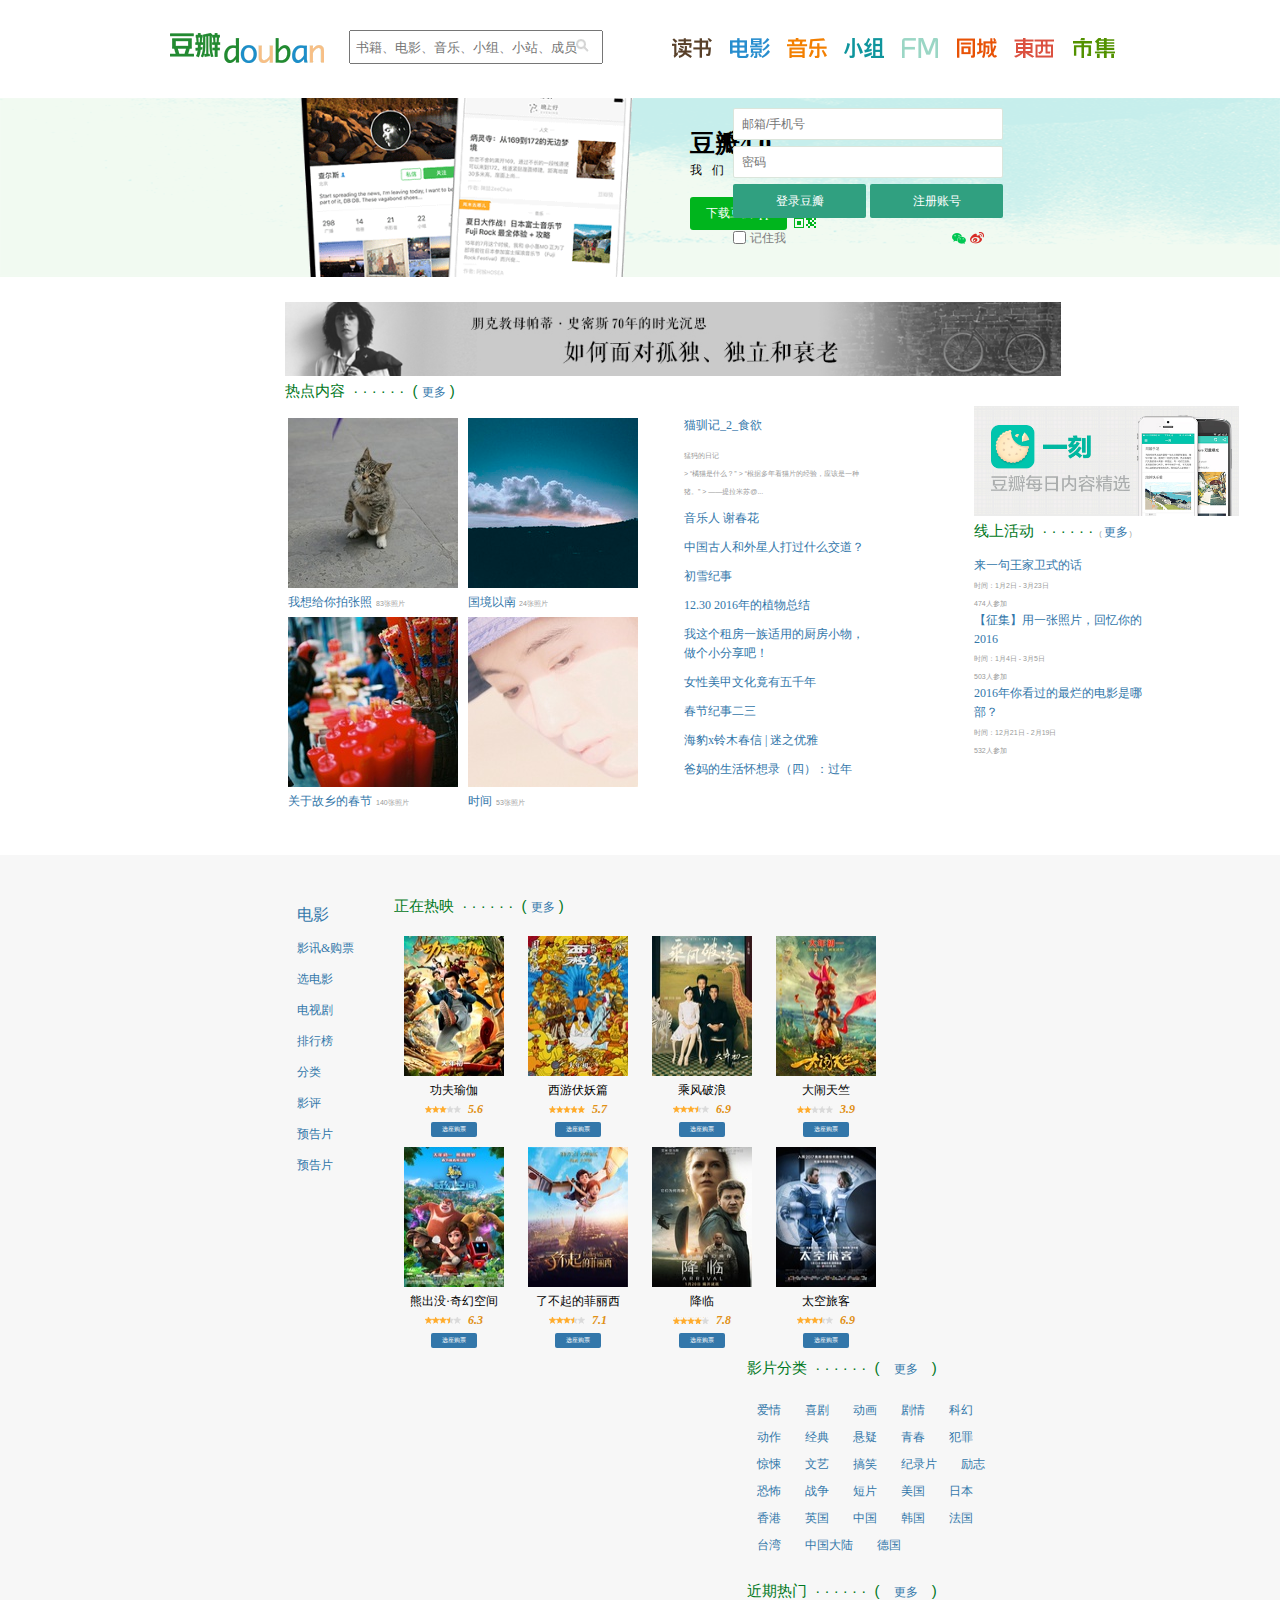
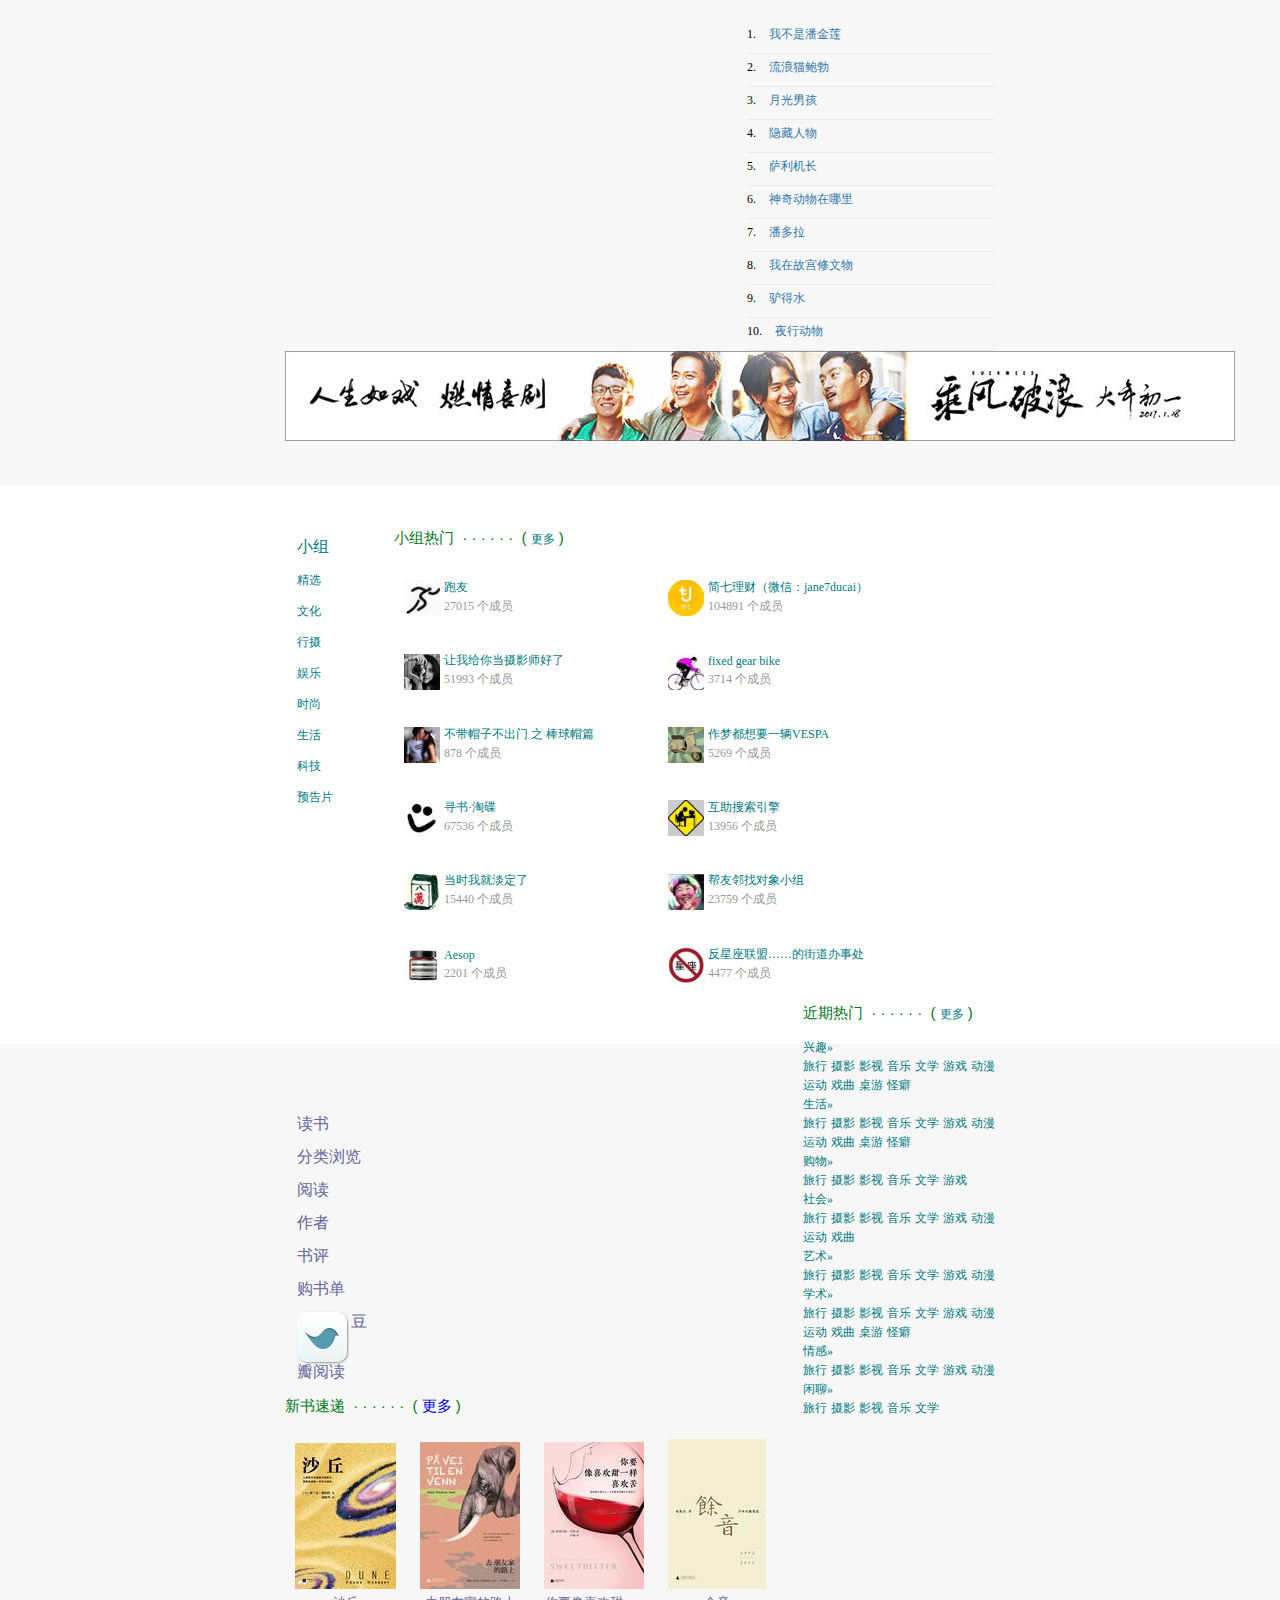
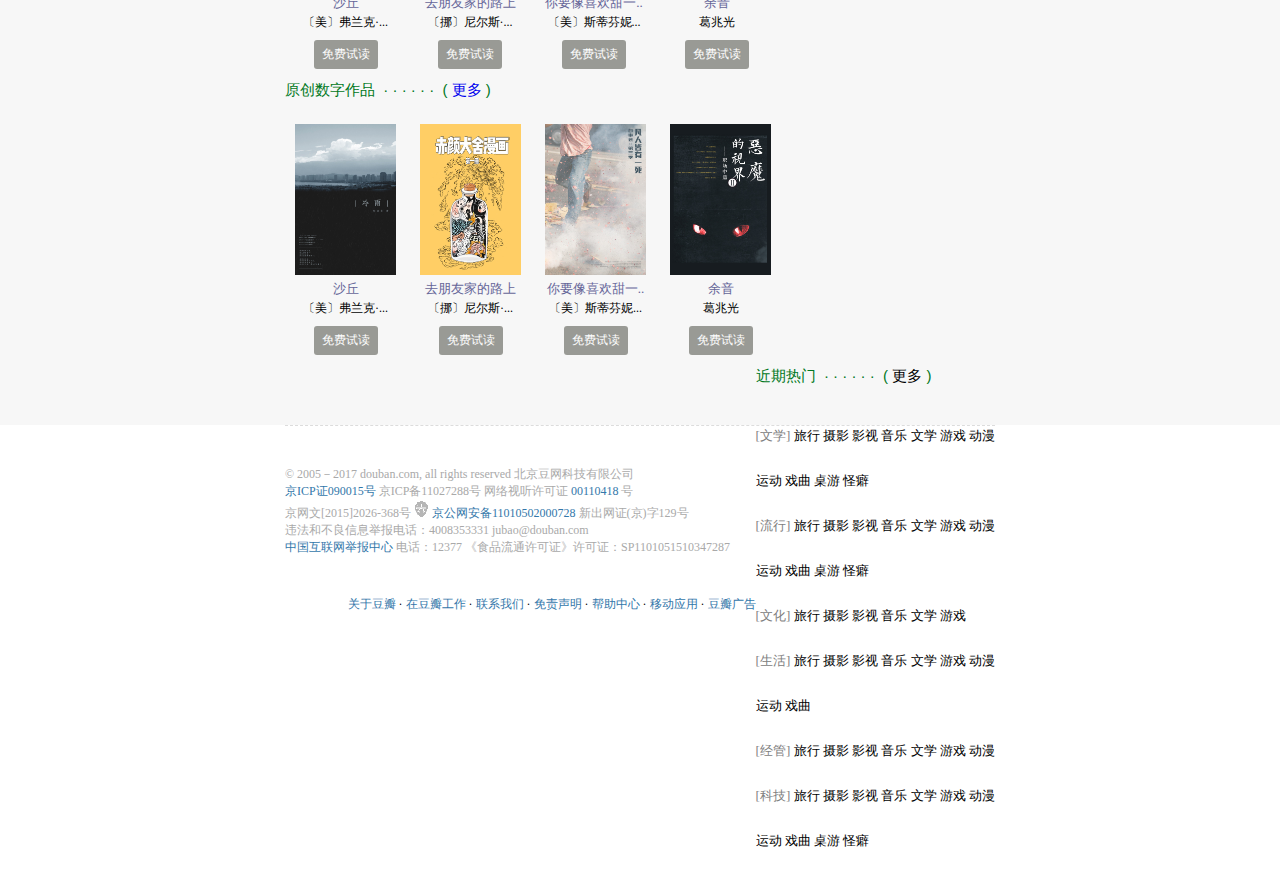
<file: index.html>
<!DOCTYPE html>
<html>
	<head>
		<meta charset="utf-8" />
		<title>豆瓣</title>
		<link rel="stylesheet" type="text/css" href="css/base.css"/>
		<link rel="stylesheet" type="text/css" href="css/index.css"/>
	</head>
	<body>
		<div class="head-nav">
			<a href="" class="head-nav-left" >豆瓣</a>
			<div class="search">
				<input type="text"   name="" id=""
				 value=""
				  maxlength="60" size="12" placeholder="书籍、电影、音乐、小组、小站、成员" 
				  name="q" autocomplete="off" />
				  <img class="search-bn" src="img/bn_srh_1.png"/>
			</div>
			
			<ul class="head-nav-right">
				<li >
					<a href="dbds.html" class="read">读书</a></li>
				<li >
				<a href="" class="movie">电影</a>
				</li>
				<li >
					<a href="" class="music">音乐</a>
				</li>
				<li >
					<a href="" class="group">小组</a>
				</li>
				<li >
					<a href="" class="city-wide">同城</a>
				</li>
				<li >
					<a href="" class="FM">FM</a>
				</li>
				<li >
					<a href="" class="buy">东西</a>
				</li>
				<li >
					<a href="" class="fair">市集</a>
				</li>
			</ul>
		</div>
	<div class="login-nav">
		<div class="login-nav-center">
			<div class="app-nav">
				<img src="img/doubanapp4.png" style="margin-left: 300px;
    width: 578px;"/>
				<span class="app-nav-desc">
					<span class="name">豆瓣4.0</span><br />
					<span class="desc">我们的精神角落</span><br />
					<span class="app-d"><br />
						<a href="">下载豆瓣app</a>
						<img src="img/icon_qrcode_green.png"/>
					</span>
				</span>
			</div>
			<div class="login-nav-right">
				<input type="text" name="account" id="account" value="" placeholder="邮箱/手机号"  class="chec"/><br />
				<input type="password" name="password" id="password" value=""  placeholder="密码" class="chec"/>
				<div class="item-submit">
				<a href="login.html">登录豆瓣</a>
				<a href="register.html">注册账号</a>
				</div>
				
				<div class="item-action">
					<input type="checkbox"  name="" id="" value="" />
					<span id="">
						记住我
					</span>
				<img src="img/wechat.png"/>
				<img src="img/weibo.png"/>
				</div>
				
			</div>
		</div>
	</div>
	<div class="main">
		<div class="top-ad">
		<a href="">
			<img src="img/8c894c69784a1dc.jpg"/>
		</a>
	</div>
	
	<div class="hot-content">
		<div class="hot-content-title">
			<h2>
        热点内容
            &nbsp;·&nbsp;·&nbsp;·&nbsp;·&nbsp;·&nbsp;·
            <span class="pl">&nbsp;(
                
                    <a href="https://www.douban.com/explore/" target="_self">更多</a>
                ) </span>
    </h2>
		</div>
		
		<div class="hot-content-content">
			<div class="hcc-picbox">
				<div class="">
					<img src="img/p2416817015.jpg"/>
					<p>
						<a href="album.html">我想给你拍张照</a>
						<span>83张照片</span>
					</p>
				</div>
				<div class="">
					<img src="img/p2382820046.jpg"/>
					<p>
						<a href="">国境以南 </a>
						<span>24张照片</span>
					</p>
				</div>
				<div class="">
					<img src="img/p1876800133.jpg"/p2416817015.jpg'"/>
					<p>
						<a href="">关于故乡的春节</a>
						<span>140张照片</span>
					</p>
				</div>
				<div class="">
					<img src="img/p2415691305.jpg""/>
					<p>
						<a href="">时间</a>
						<span>53张照片</span>
					</p>
				</div>
				
			</div>
		<div class="hcc-center">
			<a href="">猫驯记_2_食欲</a>
			<p style="    margin: 10px 0px;">
				<span>猛犸的日记</span><br />
				<span>> “橘猫是什么？” > “根据多年看猫片的经验，应该是一种猪。” > ——提拉米苏@...</span>
			</p><ul>
				<li>
					<a href="">音乐人 谢春花</a>
				</li>
				<li>
					<a href="">中国古人和外星人打过什么交道？</a>
				</li>
				<li>
					<a href="">初雪纪事</a>
				</li>
				<li>
					<a href="">12.30 2016年的植物总结</a>
				</li>
				<li>
					<a href="">我这个租房一族适用的厨房小物，做个小分享吧！</a>
				</li>
				<li>
					<a href="">女性美甲文化竟有五千年</a>
				</li>
				<li>
					<a href="">春节纪事二三</a>
				</li>
				<li>
					<a href="">海豹x铃木春信 | 迷之优雅</a>
				</li>
				<li>
					<a href="">爸妈的生活怀想录（四）：过年</a>
				</li>
			</ul>
			
		</div>
		
		
		<div class="hot-content-right">
			<a href="">
				<img src="img/file-1431585796.jpg" width="265"/>	
			</a>
			<h2>
        线上活动 
            &nbsp;·&nbsp;·&nbsp;·&nbsp;·&nbsp;·&nbsp;·
            <span class="pl">&nbsp;(
                
                    <a href="https://www.douban.com/explore/" target="_self">更多</a>
                ) </span>
    </h2>
    <ul>
    	<li>
    		<a href="">来一句王家卫式的话</a><br />
    		<span>
    		时间：1月2日 - 3月23日 <br />
			474人参加	
    		</span>
    	</li>
    	<li>
    		<a href="">【征集】用一张照片，回忆你的2016</a><br />
    		<span>
    		时间：1月4日 - 3月5日 <br />
			503人参加	
    		</span>
    	</li>
    	<li>
    		<a href="">2016年你看过的最烂的电影是哪部？</a><br />
    		<span>
    		时间：12月21日 - 2月19日 <br />
			532人参加	
    		</span>
    	</li>
    </ul>
		</div>
		
		</div>
	</div>
	
	</div>
	<div class="movie-content">
		<div class="movie-content-left">
			<ul>
				<li style="margin-bottom: 5px;">
					<a href="" style="font-size: 16px;">电影</a>
				</li>
				<li>
					<a href="">影讯&购票</a>
				</li>
				<li>
					<a href="">选电影</a>
				</li>
				<li>
					<a href="">电视剧</a>
				</li>
				<li>
					<a href="">排行榜</a>
				</li>
				<li>
					<a href="">分类</a>
				</li>
				<li>
					<a href="">影评</a>
				</li>
				<li>
					<a href="">预告片</a>
				</li>
				<li>
					<a href="问答">预告片</a>
				</li>
			</ul>
		</div>
		
		<div class="movie-content-center">
			<h2>
        正在热映
            &nbsp;·&nbsp;·&nbsp;·&nbsp;·&nbsp;·&nbsp;·
            <span class="pl">&nbsp;(
                
                    <a href="https://www.douban.com/explore/" target="_self">更多</a>
                ) </span>
    </h2>
    <div class="mcc-box">
    	<div class="mcc-b">
    		<img src="img/p2412371389.jpg"/><br />
    		<a href="" style="color: black;">功夫瑜伽</a>
    		<div class="rate">
    			<span class="gfyj"></span>
    			<i>5.6</i>
    		</div>
    		<a href="" class="mcc-box-xz" style="color: white; font-size: 6px;">选座购票</a>
    	</div>
    	<div class="mcc-b">
    		<img src="img/p2411953504.jpg"/><br />
    		<a href="" style="color: black;">西游伏妖篇</a>
    		<div class="rate">
    			<span class="rate2"></span>
    			<i>5.7</i>
    		</div>
    		<a href="" class="mcc-box-xz" style="color: white; font-size: 6px;">选座购票</a>
    	</div>
    	<div class="mcc-b">
    		<img src="img/p2408407697.jpg"/><br />
    		<a href="" style="color: black;">乘风破浪</a>
    		<div class="rate">
    			<span class="rate3"></span>
    			<i>6.9</i>
    		</div>
    		<a href="" class="mcc-box-xz" style="color: white; font-size: 6px;">选座购票</a>
    	</div>
    	<div class="mcc-b">
    		<img src="img/p2408307430.jpg"/><br />
    		<a href="" style="color: black;">大闹天竺</a>
    		<div class="rate">
    			<span class="rate4"></span>
    			<i>3.9</i>
    		</div>
    		<a href="" class="mcc-box-xz" style="color: white; font-size: 6px;">选座购票</a>
    	</div><br />
    	<div class="mcc-b">
    		<img src="img/p2414358483.jpg"/><br />
    		<a href="" style="color: black;">熊出没·奇幻空间</a>
    		<div class="rate">
    			<span class="rate5"></span>
    			<i>6.3</i>
    		</div>
    		<a href="" class="mcc-box-xz" style="color: white; font-size: 6px;">选座购票</a>
    	</div>
    	<div class="mcc-b">
    		<img src="img/p2416009294.jpg"/><br />
    		<a href="" style="color: black;">了不起的菲丽西</a>
    		<div class="rate">
    			<span class="rate6"></span>
    			<i>7.1</i>
    		</div>
    		<a href="" class="mcc-box-xz" style="color: white; font-size: 6px;">选座购票</a>
    	</div>
    	<div class="mcc-b">
    		<img src="img/p2411622421.jpg"/><br />
    		<a href="" style="color: black;">降临</a>
    		<div class="rate">
    			<span class="rate7"></span>
    			<i>7.8</i>
    		</div>
    		<a href="" class="mcc-box-xz" style="color: white; font-size: 6px;">选座购票</a>
    	</div>
    	<div class="mcc-b">
    		<img src="img/p2410576676.jpg"/><br />
    		<a href="" style="color: black;">太空旅客</a>
    		<div class="rate">
    			<span class="rate8"></span>
    			<i>6.9</i>
    		</div>
    		<a href="" class="mcc-box-xz" style="color: white; font-size: 6px;">选座购票</a>
    	</div>
    </div>
		</div>
		
		<div class="movie-content-right">
			<div class="movie-classlist">
				<h2>
        影片分类
            &nbsp;·&nbsp;·&nbsp;·&nbsp;·&nbsp;·&nbsp;·
            <span class="pl">&nbsp;(
                
                    <a href="https://www.douban.com/explore/" target="_self">更多</a>
                ) </span>
    </h2>
    
    <div class="list-box">
    	<a href="">爱情</a>
    	<a href="">喜剧</a>
    	<a href="">动画</a>
    	<a href="">剧情</a>
    	<a href="">科幻</a><br />
    	<a href="">动作</a>
    	<a href="">经典</a>
    	<a href="">悬疑</a>
    	<a href="">青春</a>
    	<a href="">犯罪</a><br />
    	<a href="">惊悚</a>
    	<a href="">文艺</a>
    	<a href="">搞笑</a>
    	<a href="">纪录片</a>
    	<a href="">励志</a><br />
    	<a href="">恐怖</a>
    	<a href="">战争</a>
    	<a href="">短片</a>
    	<a href="">美国</a>
    	<a href="">日本</a><br />
    	<a href="">香港</a>
    	<a href="">英国</a>
    	<a href="">中国</a>
    	<a href="">韩国</a>
    	<a href="">法国</a><br />
    	<a href="">台湾</a>
    	<a href="">中国大陆</a>
    	<a href="">德国</a>
    	
    </div>
			</div>
			
			<div class="resent-hot">
			<h2>
        近期热门
            &nbsp;·&nbsp;·&nbsp;·&nbsp;·&nbsp;·&nbsp;·
            <span class="pl">&nbsp;(
                
                    <a href="https://www.douban.com/explore/" target="_self">更多</a>
                ) </span>
    </h2>
    <ul class="resent-hotli">
    	<li><a href="">我不是潘金莲</a></li>
    	<li><a href="">流浪猫鲍勃</a></li>
    	<li><a href="">月光男孩</a></li>
    	<li><a href="">隐藏人物</a></li>
    	<li><a href="">萨利机长</a></li>
    	<li><a href="">神奇动物在哪里</a></li>
    	<li><a href="">潘多拉</a></li>
    	<li><a href="">我在故宫修文物</a></li>
    	<li><a href="">驴得水</a></li>
    	<li><a href="">夜行动物</a></li>
    </ul>
		</div>
		</div>
		<div class="movie-content-bimg">
			<img src="img/6a21c5a5333717d.jpg"  width="950px" height="90px"/>
		</div>
		</div>
		
		<div class="group-content">
			<div class="movie-content-left ">
			<ul>
				<li style="margin-bottom: 5px;">
					<a href="" style="font-size: 16px;">小组</a>
				</li>
				<li>
					<a href="">精选</a>
				</li>
				<li>
					<a href="">文化</a>
				</li>
				<li>
					<a href="">行摄</a>
				</li>
				<li>
					<a href="">娱乐</a>
				</li>
				<li>
					<a href="">时尚</a>
				</li>
				<li>
					<a href="">生活</a>
				</li>
				<li>
					<a href="">科技</a>
				</li>
				<li>
					<a href="问答">预告片</a>
				</li>
			</ul>
		</div>
		<div class="group-content-center">
			<h2>
        小组热门
            &nbsp;·&nbsp;·&nbsp;·&nbsp;·&nbsp;·&nbsp;·
            <span class="pl">&nbsp;(
                
                    <a href="https://www.douban.com/explore/" target="_self">更多</a>
                ) </span>
    </h2>
			<div class="gcc-p">
				<img src="img/g15154-2.jpg"/>
				<span class="gcc-p-desc">
					<a href="">跑友</a><br />
					<span>27015 个成员</span>
				</span>
			</div>
			<div class="gcc-p">
				<img src="img/g273527-18.jpg"/>
				<span class="gcc-p-desc">
					<a href="">简七理财（微信：jane7ducai）</a><br />
					<span>104891 个成员</span>
				</span>
			</div>
			<div class="gcc-p">
				<img src="img/g161599-10.jpg"/>
				<span class="gcc-p-desc">
					<a href="">让我给你当摄影师好了</a><br />
					<span>51993 个成员</span>
				</span>
			</div>
			<div class="gcc-p">
				<img src="img/g148338-3.jpg"/>
				<span class="gcc-p-desc">
					<a href="">fixed gear bike</a><br />
					<span>3714 个成员</span>
				</span>
			</div>
			<div class="gcc-p">
				<img src="img/g92169-3.jpg"/>
				<span class="gcc-p-desc">
					<a href="">不带帽子不出门 之 棒球帽篇</a><br />
					<span>878 个成员</span>
				</span>
			</div>
			<div class="gcc-p">
				<img src="img/g91062-4.jpg"/>
				<span class="gcc-p-desc">
					<a href="">作梦都想要一辆VESPA</a><br />
					<span>5269 个成员</span>
				</span>
			</div>
			<div class="gcc-p">
				<img src="img/g10084-1.jpg"/>
				<span class="gcc-p-desc">
					<a href="">寻书·淘碟</a><br />
					<span>67536 个成员</span>
				</span>
			</div>
			<div class="gcc-p">
				<img src="img/g72544-1.jpg"/>
				<span class="gcc-p-desc">
					<a href="">互助搜索引擎</a><br />
					<span>13956 个成员</span>
				</span>
			</div>
			<div class="gcc-p">
				<img src="img/g160184-5.jpg"/>
				<span class="gcc-p-desc">
					<a href="">当时我就淡定了</a><br />
					<span>15440 个成员</span>
				</span>
			</div>
			<div class="gcc-p">
				<img src="img/g393455-1.jpg"/>
				<span class="gcc-p-desc">
					<a href="">帮友邻找对象小组</a><br />
					<span>23759 个成员</span>
				</span>
			</div>
			<div class="gcc-p">
				<img src="img/g280576-5.jpg"/>
				<span class="gcc-p-desc">
					<a href="">Aesop</a><br />
					<span>2201 个成员</span>
				</span>
			</div>
			<div class="gcc-p">
				<img src="img/g184509-2.jpg"/>
				<span class="gcc-p-desc">
					<a href="">反星座联盟……的街道办事处</a><br />
					<span>4477 个成员</span>
				</span>
			</div>
		</div>
		<div class="group-content-right">
			<h2>
        近期热门
            &nbsp;·&nbsp;·&nbsp;·&nbsp;·&nbsp;·&nbsp;·
            <span class="pl">&nbsp;(
                
                    <a href="https://www.douban.com/explore/" target="_self">更多</a>
                ) </span>
    </h2>
    <div class="gcr-list">
    	<a href="" class="gcr-list-title">兴趣»</a><br />
    	<a href="">旅行</a>
    	<a href="">摄影</a>
    	<a href="">影视</a>
    	<a href="">音乐</a>
    	<a href="">文学</a>
    	<a href="">游戏</a>
    	<a href="">动漫</a><br />
    	<a href="">运动</a>
    	<a href="">戏曲</a>
    	<a href="">桌游</a>
    	<a href="">怪癖</a>
    </div>
    <div class="gcr-list">
    	<a href="" class="gcr-list-title">生活»</a><br />
    	<a href="">旅行</a>
    	<a href="">摄影</a>
    	<a href="">影视</a>
    	<a href="">音乐</a>
    	<a href="">文学</a>
    	<a href="">游戏</a>
    	<a href="">动漫</a><br />
    	<a href="">运动</a>
    	<a href="">戏曲</a>
    	<a href="">桌游</a>
    	<a href="">怪癖</a>
    </div>
    <div class="gcr-list">
    	<a href="" class="gcr-list-title">购物»</a><br />
    	<a href="">旅行</a>
    	<a href="">摄影</a>
    	<a href="">影视</a>
    	<a href="">音乐</a>
    	<a href="">文学</a>
    	<a href="">游戏</a>
    	
    </div>
    <div class="gcr-list">
    	<a href="" class="gcr-list-title">社会»</a><br />
    	<a href="">旅行</a>
    	<a href="">摄影</a>
    	<a href="">影视</a>
    	<a href="">音乐</a>
    	<a href="">文学</a>
    	<a href="">游戏</a>
    	<a href="">动漫</a><br />
    	<a href="">运动</a>
    	<a href="">戏曲</a>
    	
    </div>
    <div class="gcr-list">
    	<a href="" class="gcr-list-title">艺术»</a><br />
    	<a href="">旅行</a>
    	<a href="">摄影</a>
    	<a href="">影视</a>
    	<a href="">音乐</a>
    	<a href="">文学</a>
    	<a href="">游戏</a>
    	<a href="">动漫</a>
    </div>
    <div class="gcr-list">
    	<a href="" class="gcr-list-title">学术»</a><br />
    	<a href="">旅行</a>
    	<a href="">摄影</a>
    	<a href="">影视</a>
    	<a href="">音乐</a>
    	<a href="">文学</a>
    	<a href="">游戏</a>
    	<a href="">动漫</a><br />
    	<a href="">运动</a>
    	<a href="">戏曲</a>
    	<a href="">桌游</a>
    	<a href="">怪癖</a>
    </div>
    <div class="gcr-list">
    	<a href="" class="gcr-list-title">情感»</a><br />
    	<a href="">旅行</a>
    	<a href="">摄影</a>
    	<a href="">影视</a>
    	<a href="">音乐</a>
    	<a href="">文学</a>
    	<a href="">游戏</a>
    	<a href="">动漫</a>
    </div>
    <div class="gcr-list">
    	<a href="" class="gcr-list-title">闲聊»</a><br />
    	<a href="">旅行</a>
    	<a href="">摄影</a>
    	<a href="">影视</a>
    	<a href="">音乐</a>
    	<a href="">文学</a>
    	
    </div>
		</div>
		</div>
		
		<div class="read-content">
			<div class="movie-content-left ">
			<ul>
				<li style="margin-bottom: 5px;">
					<a href="" style="font-size: 16px;">读书</a>
				</li>
				<li>
					<a href="">分类浏览</a>
				</li>
				<li>
					<a href="">阅读 </a>
				</li>
				<li>
					<a href="">作者</a>
				</li>
				<li>
					<a href="">书评</a>
				</li>
				<li>
					<a href="">购书单</a>
				</li>
				<li>
					<i class="dsico"></i>
					<a href="">豆瓣阅读</a>
				</li>
				
			</ul>
		</div>
		
		<div class="read-content-center">
			<h2>
        新书速递
            &nbsp;·&nbsp;·&nbsp;·&nbsp;·&nbsp;·&nbsp;·
            <span class="pl">&nbsp;(
                
                    <a href="https://www.douban.com/explore/" target="_self">更多</a>
                ) </span>
    </h2>
    <div class="newbook">
			<div class="bc-p">
				<a href="">
			<img src="img/s29245314.jpg"/>
		</a>
		<p class="newbook-desc">
			<a href="">沙丘</a><br />
			<span>〔美〕弗兰克·...</span>
		</p>
		<a href="" class="freeread" style="color: white;">免费试读</a>
			</div>
		<div class="bc-p">
				<a href="">
			<img src="img/s29291810.jpg"/>
		</a>
		<p class="newbook-desc">
			<a href="">去朋友家的路上</a><br />
			<span>〔挪〕尼尔斯·...</span>
		</p>
		<a href="" class="freeread" style="color: white;">免费试读</a>
			</div>
		<div class="bc-p">
				<a href="">
			<img src="img/s29228450.jpg"/>
		</a>
		<p class="newbook-desc">
			<a href="" title="你要像喜欢甜一样喜欢苦">你要像喜欢甜一..</a><br />
			<span>〔美〕斯蒂芬妮...</span>
		</p>
		<a href="" class="freeread" style="color: white;">免费试读</a>
			</div>
		<div class="bc-p">
				<a href="">
			<img src="img/s29221537.jpg"/>
		</a>
		<p class="newbook-desc">
			<a href="">余音</a><br />
			<span>葛兆光</span>
		</p>
		<a href="" class="freeread" style="color: white;">免费试读</a>
			</div>
		
		</div>
		<h2>
        原创数字作品
            &nbsp;·&nbsp;·&nbsp;·&nbsp;·&nbsp;·&nbsp;·
            <span class="pl">&nbsp;(
                
                    <a href="https://www.douban.com/explore/" target="_self">更多</a>
                ) </span>
    </h2>
    <div class="newbook">
			<div class="bc-p">
				<a href="">
			<img src="img/26395006.jpg"width=" 101"/>
		</a>
		<p class="newbook-desc">
			<a href="">沙丘</a><br />
			<span>〔美〕弗兰克·...</span>
		</p>
		<a href="" class="freeread" style="color: white;">免费试读</a>
			</div>
		<div class="bc-p">
				<a href="">
			<img src="img/29638.jpg"width=" 101" height="151"/>
		</a>
		<p class="newbook-desc">
			<a href="">去朋友家的路上</a><br />
			<span>〔挪〕尼尔斯·...</span>
		</p>
		<a href="" class="freeread" style="color: white;">免费试读</a>
			</div>
		<div class="bc-p">
				<a href="">
			<img src="img/20792898.jpg"width=" 101"/>
		</a>
		<p class="newbook-desc">
			<a href="" title="你要像喜欢甜一样喜欢苦">你要像喜欢甜一..</a><br />
			<span>〔美〕斯蒂芬妮...</span>
		</p>
		<a href="" class="freeread" style="color: white;">免费试读</a>
			</div>
		<div class="bc-p">
				<a href="">
			<img src="img/29008.jpg" width=" 101"/>
		</a>
		<p class="newbook-desc">
			<a href="">余音</a><br />
			<span>葛兆光</span>
		</p>
		<a href="" class="freeread" style="color: white;">免费试读</a>
			</div>
		
		</div>
		</div>
		<div class="group-content-right" id="rrl">
			<h2>
        近期热门
            &nbsp;·&nbsp;·&nbsp;·&nbsp;·&nbsp;·&nbsp;·
            <span class="pl">&nbsp;(
                
                    <a href="https://www.douban.com/explore/" target="_self">更多</a>
                ) </span>
    </h2>
    <div class="gcr-list" id="rrlist">
    	<span style="color: gray;">[文学]</span>
    	<a href="">旅行</a>
    	<a href="">摄影</a>
    	<a href="">影视</a>
    	<a href="">音乐</a>
    	<a href="">文学</a>
    	<a href="">游戏</a>
    	<a href="">动漫</a><br />
    	<a href="">运动</a>
    	<a href="">戏曲</a>
    	<a href="">桌游</a>
    	<a href="">怪癖</a>
    </div>
    <div class="gcr-list">
    	<span style="color: gray;">[流行]</span>
    	<a href="">旅行</a>
    	<a href="">摄影</a>
    	<a href="">影视</a>
    	<a href="">音乐</a>
    	<a href="">文学</a>
    	<a href="">游戏</a>
    	<a href="">动漫</a><br />
    	<a href="">运动</a>
    	<a href="">戏曲</a>
    	<a href="">桌游</a>
    	<a href="">怪癖</a>
    </div>
    <div class="gcr-list">
    	<span style="color: gray;">[文化]</span>
    	<a href="">旅行</a>
    	<a href="">摄影</a>
    	<a href="">影视</a>
    	<a href="">音乐</a>
    	<a href="">文学</a>
    	<a href="">游戏</a>
    	
    </div>
    <div class="gcr-list">
    	<span style="color: gray;">[生活]</span>
    	<a href="">旅行</a>
    	<a href="">摄影</a>
    	<a href="">影视</a>
    	<a href="">音乐</a>
    	<a href="">文学</a>
    	<a href="">游戏</a>
    	<a href="">动漫</a><br />
    	<a href="">运动</a>
    	<a href="">戏曲</a>
    	
    </div>
    <div class="gcr-list">
    	<span style="color: gray;">[经管]</span>
    	<a href="">旅行</a>
    	<a href="">摄影</a>
    	<a href="">影视</a>
    	<a href="">音乐</a>
    	<a href="">文学</a>
    	<a href="">游戏</a>
    	<a href="">动漫</a>
    </div>
    <div class="gcr-list" >
    	<span style="color: gray;">[科技]</span>
    	<a href="">旅行</a>
    	<a href="">摄影</a>
    	<a href="">影视</a>
    	<a href="">音乐</a>
    	<a href="">文学</a>
    	<a href="">游戏</a>
    	<a href="">动漫</a><br />
    	<a href="">运动</a>
    	<a href="">戏曲</a>
    	<a href="">桌游</a>
    	<a href="">怪癖</a>
    </div>
    
   
		</div>
		</div>
		
	</div>
	<div class="footer">
		<div class="ft-left">
			<span class="flefts"> © 2005－2017 douban.com, all rights reserved 北京豆网科技有限公司</span><br />
			<a href="" class="flefta">京ICP证090015号</a>
		    <span class="flefts">京ICP备11027288号 网络视听许可证</span>
		    <a href="" class="flefta">00110418</a>
		    <span class="flefts">号<br />京网文[2015]2026-368号</span>
		    <img src="img/biaoshi.gif"/>
		    <a href="" class="flefta">京公网安备11010502000728</a>
		    <span class="flefts">新出网证(京)字129号 <br />
		    违法和不良信息举报电话：4008353331&nbsp;jubao@douban.com
		    </span><br />
		    <a href="">中国互联网举报中心</a>
		    <span class="flefts">电话：12377 《食品流通许可证》许可证：SP1101051510347287</span>
		</div>
		<div class="ft-right">
			<a href="">关于豆瓣</a> ·
			<a href="">在豆瓣工作</a> ·
			<a href="">联系我们</a> ·
			<a href="">免责声明</a> ·
			<a href="">帮助中心</a> ·
			<a href="">移动应用</a> ·
			<a href="">豆瓣广告</a>
		</div>
	</div>
	</body>
</html>
</file>
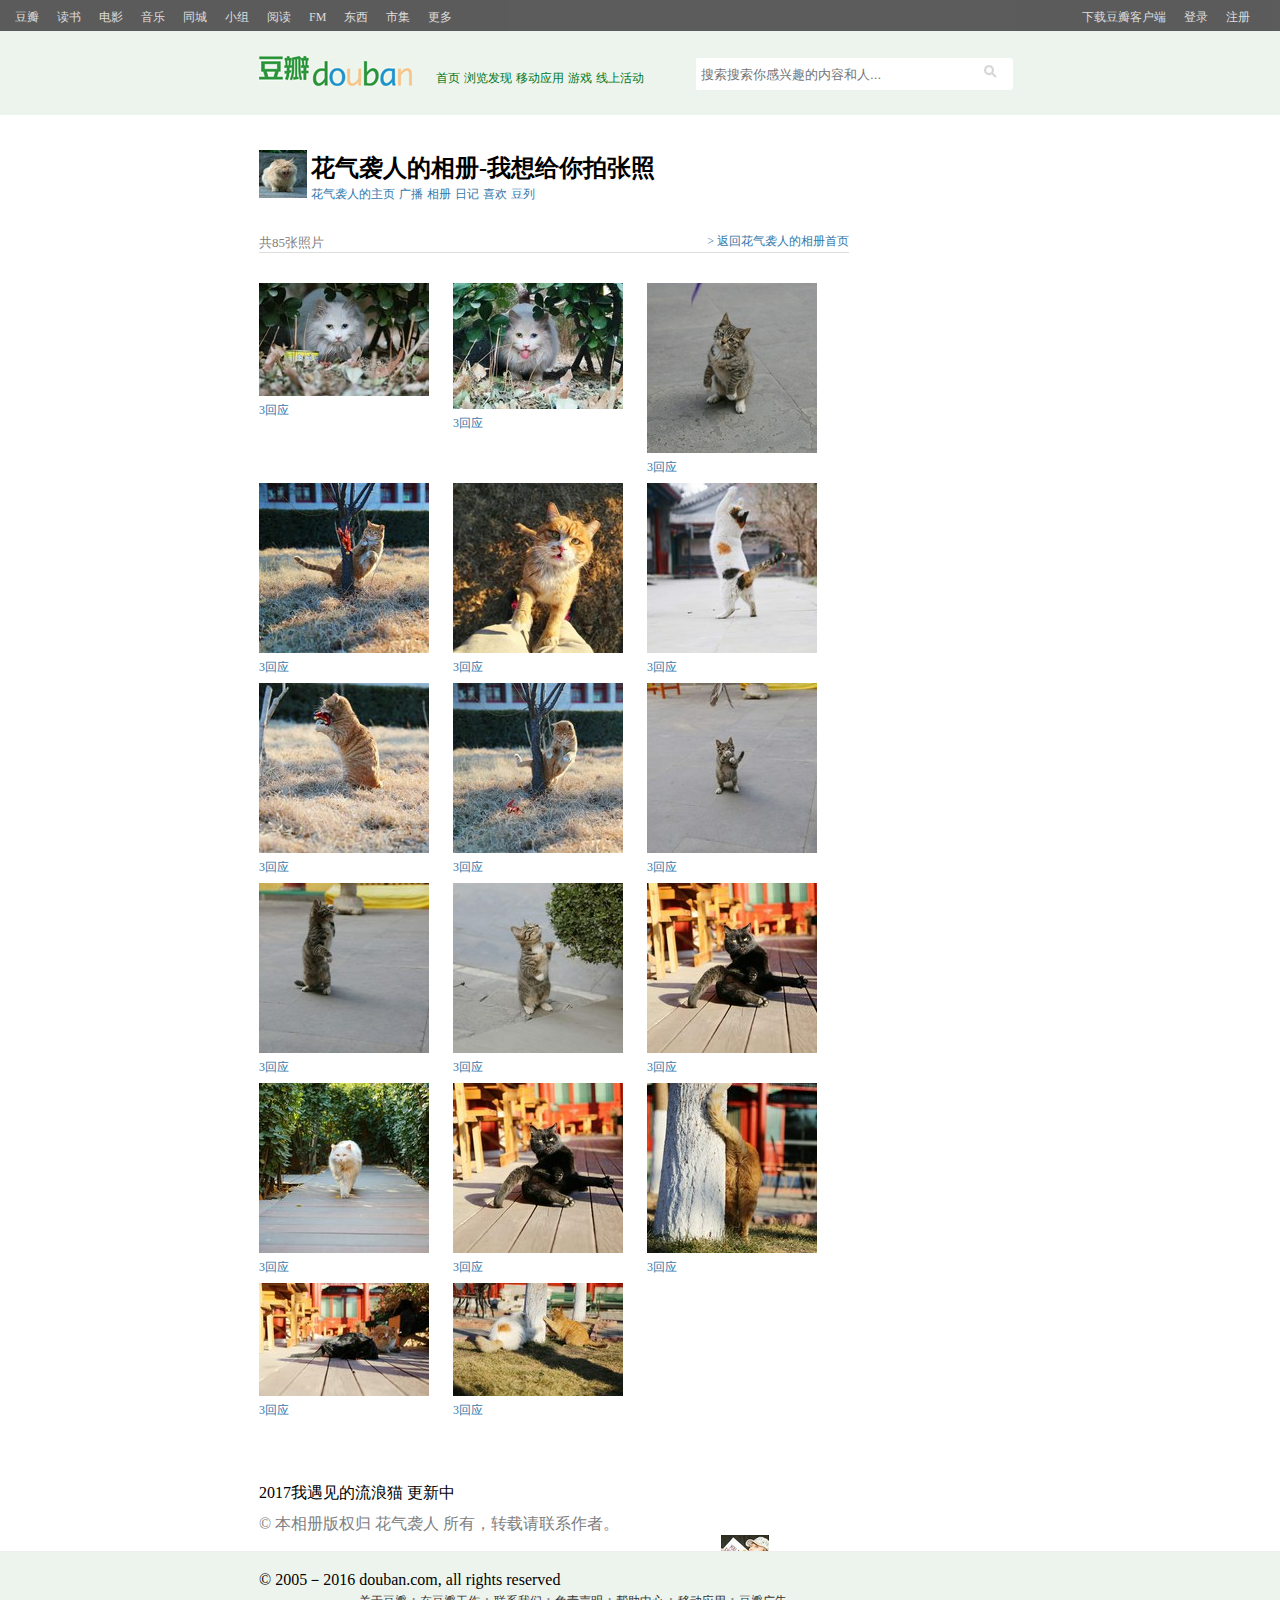
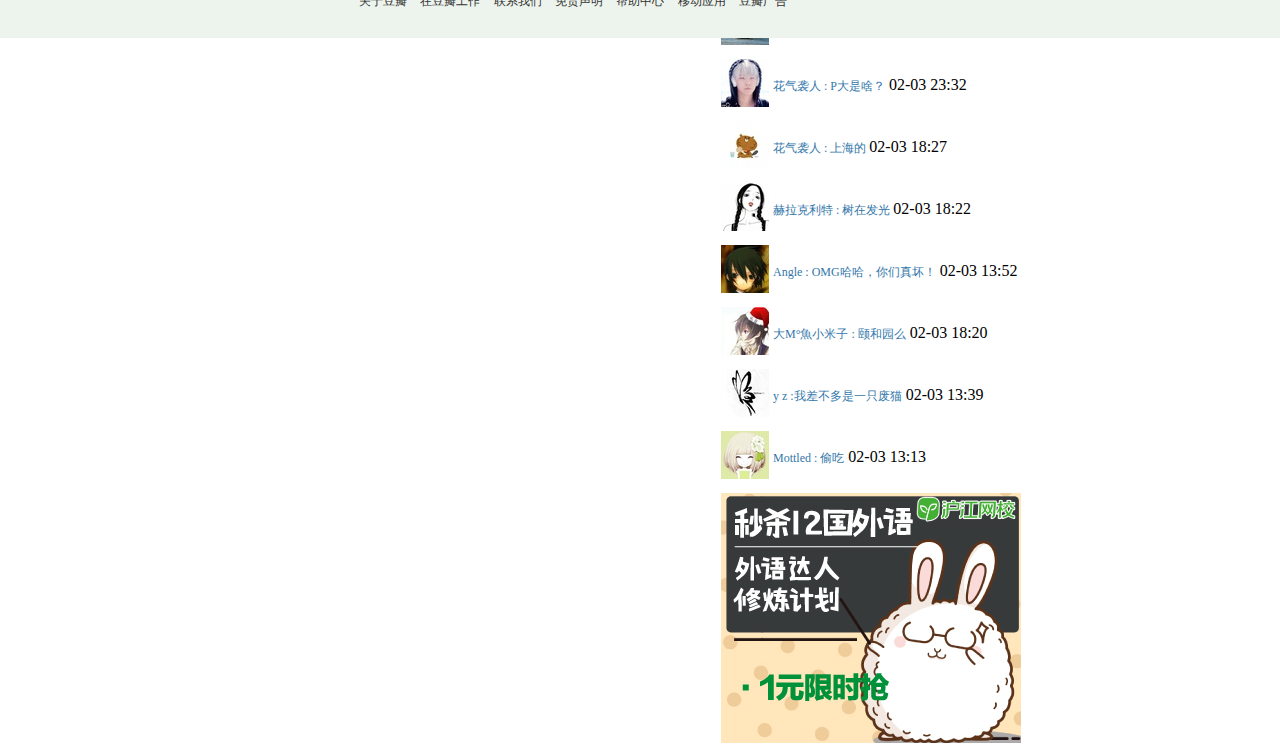
<file: album.html>
<!DOCTYPE html>
<html>
	<head>
		<meta charset="UTF-8">
		<title>我想给你拍张照</title>
		<link rel="stylesheet" type="text/css" href="css/base.css"/>
		<link rel="stylesheet" type="text/css" href="css/album.css"/>
	</head>
	<body>
		<div class="top-nav">
			<ul class="top-nav-left">
				<li><a href="">豆瓣</a></li>
				<li><a href="">读书</a></li>
				<li><a href="">电影</a></li>
				<li><a href="">音乐</a></li>
				<li><a href="">同城</a></li>
				<li><a href="">小组</a></li>
				<li><a href="">阅读</a></li>
				<li><a href="">FM</a></li>
				<li><a href="">东西</a></li>
				<li><a href="">市集</a></li>
				<li><a href="">更多</a></li>
				
			</ul>
			<ul  class="top-nav-right">
				<li><a href="">下载豆瓣客户端</a> </li>
				<li><a href="">登录</a> </li>
				<li><a href="">注册</a> </li>
			</ul>
		</div>
		<div class="header">
			<div class="h-icon">
				<img src="img/lg_main_a11_1.png"/>
			</div>
			<ul class="h-list">
				<li><a href="">首页</a></li>
				<li><a href="">浏览发现</a></li>
				<li><a href="">移动应用</a></li>
				<li><a href=""> 游戏</a></li>
				<li><a href="">线上活动</a></li>
			</ul>
			<div class="h-search">
				<div class="search">
					<input type="text" name="" id="" value=""  placeholder="搜索搜索你感兴趣的内容和人..."/>
					<i></i>
				</div>
			</div>
		</div>
		
		<div class="main">
			<div class="album-title">
				<img src="img/u1040287-36.jpg"/>
				<div class="at-desc">
					<h2>花气袭人的相册-我想给你拍张照</h2>
					<ul>
						<li><a href="">花气袭人的主页</a></li>
						<li><a href="">广播</a></li>
						<li><a href="">相册</a></li>
						<li><a href="">日记</a></li>
						<li><a href="">喜欢</a></li>
						<li><a href="">豆列</a></li>
					</ul>
				</div>
			</div>
			<div class="content-left">
				<div class="pcbox-title">
					<span>共85张照片</span>
					<a href="">> 返回花气袭人的相册首页</a>
				</div>
				<div class="pcbox">
					<div class="pcbox-p">
						<img src="img/p2422844396.jpg"/>
						<a href="">3回应</a>
					</div>
					<div class="pcbox-p">
						<img src="img/p2422844392.jpg"/>
						<a href="">3回应</a>
					</div>
					<div class="pcbox-p">
						<img src="img/p2416817015.jpg"/>
						<a href="">3回应</a>
					</div>
					<div class="pcbox-p">
						<img src="img/p2412984597.jpg"/>
						<a href="">3回应</a>
					</div>
					<div class="pcbox-p">
						<img src="img/p2414153663.jpg"/>
						<a href="">3回应</a>
					</div>
					<div class="pcbox-p">
						<img src="img/p2414551117.jpg"/>
						<a href="">3回应</a>
					</div>
					<div class="pcbox-p">
						<img src="img/p2415318448.jpg"/>
						<a href="">3回应</a>
					</div>
					<div class="pcbox-p">
						<img src="img/p2415318450.jpg"/>
						<a href="">3回应</a>
					</div>
					<div class="pcbox-p">
						<img src="img/p2416817014.jpg"/>
						<a href="">3回应</a>
					</div>
					<div class="pcbox-p">
						<img src="img/p2416817020.jpg"/>
						<a href="">3回应</a>
					</div>
					<div class="pcbox-p">
						<img src="img/p2416817219.jpg"/>
						<a href="">3回应</a>
					</div>
					<div class="pcbox-p">
						<img src="img/p2421303656.jpg"/>
						<a href="">3回应</a>
					</div>
					<div class="pcbox-p">
						<img src="img/p2421303665.jpg"/>
						<a href="">3回应</a>
					</div>
					<div class="pcbox-p">
						<img src="img/p2421303656.jpg"/>
						<a href="">3回应</a>
					</div>
					<div class="pcbox-p">
						<img src="img/p2421303673.jpg"/>
						<a href="">3回应</a>
					</div>
					<div class="pcbox-p">
						<img src="img/p2421303678.jpg"/>
						<a href="">3回应</a>
					</div>
					<div class="pcbox-p">
						<img src="img/p2421303679.jpg"/>
						<a href="">3回应</a>
					</div>
				</div>
				<div class="cotent-bottom">
				<span>2017我遇见的流浪猫 更新中</span>
				<p>© 本相册版权归 花气袭人 所有，转载请联系作者。</p>
			</div>
			</div>
			<div class="content-right">
				
					
					
					<ul class="comment-list">
						<li>
							<div class="cmt-img">
						<img src="img/u154841575-2.jpg"/>
					</div>
					<div class="cmt-desc">
						<a href="">白园 : 哈喽 </a>
						<span>17:12</span>
					</div>
						</li>
						<li>
							<div class="cmt-img">
						<img src="img/u1040287-36.jpg"/>
					</div>
					<div class="cmt-desc">
						<a href="">CKY : 可爱*^o^*  </a>
						<span>14:40</span>
					</div>
						</li>
						<li>
							<div class="cmt-img">
						<img src="img/u131006522-1.jpg"/>
					</div>
					<div class="cmt-desc">
						<a href="">花气袭人 : P大是啥？</a>
						<span>02-03 23:32</span>
					</div>
						</li>
						<li>
							<div class="cmt-img">
						<img src="img/u145560600-6.jpg"/>
					</div>
					<div class="cmt-desc">
						<a href="">花气袭人 : 上海的 </a>
						<span>02-03 18:27</span>
					</div>
						</li>
						<li>
							<div class="cmt-img">
						<img src="img/u157160539-1.jpg"/>
					</div>
					<div class="cmt-desc">
						<a href="">赫拉克利特 : 树在发光 </a>
						<span>02-03 18:22</span>
					</div>
						</li>
						<li>
							<div class="cmt-img">
						<img src="img/u1728191-13.jpg"/>
					</div>
					<div class="cmt-desc">
						<a href="">Angle : OMG哈哈，你们真坏！</a>
						<span>02-03 13:52</span>
					</div>
						</li>
						<li>
							<div class="cmt-img">
						<img src="img/u45961645-9.jpg"/>
					</div>
					<div class="cmt-desc">
						<a href="">大M°魚小米子 : 颐和园么</a>
						<span>02-03 18:20</span>
					</div>
						</li>
						<li>
							<div class="cmt-img">
						<img src="img/u52068760-4.jpg"/>
					</div>
					<div class="cmt-desc">
						<a href="">y z :我差不多是一只废猫</a>
						<span>02-03 13:39</span>
					</div>
						</li>
						<li>
							<div class="cmt-img">
						<img src="img/u66544107-1.jpg"/>
					</div>
					<div class="cmt-desc">
						<a href="">Mottled : 偷吃</a>
						<span>02-03 13:13</span>
					</div>
						</li>
					</ul>
					<div class="ad-img">
						<img src="img/578619655514772.jpg"/>
					</div>
				
			</div>
			
			
		</div>
		
		
		
		
		
		<div class="footer">
				<span>© 2005－2016 douban.com, all rights reserved</span>
				<div class="ft-right">
			<a href="">关于豆瓣</a> ·
			<a href="">在豆瓣工作</a> ·
			<a href="">联系我们</a> ·
			<a href="">免责声明</a> ·
			<a href="">帮助中心</a> ·
			<a href="">移动应用</a> ·
			<a href="">豆瓣广告</a>
		</div>
		</div>
	</body>
</html>
</file>
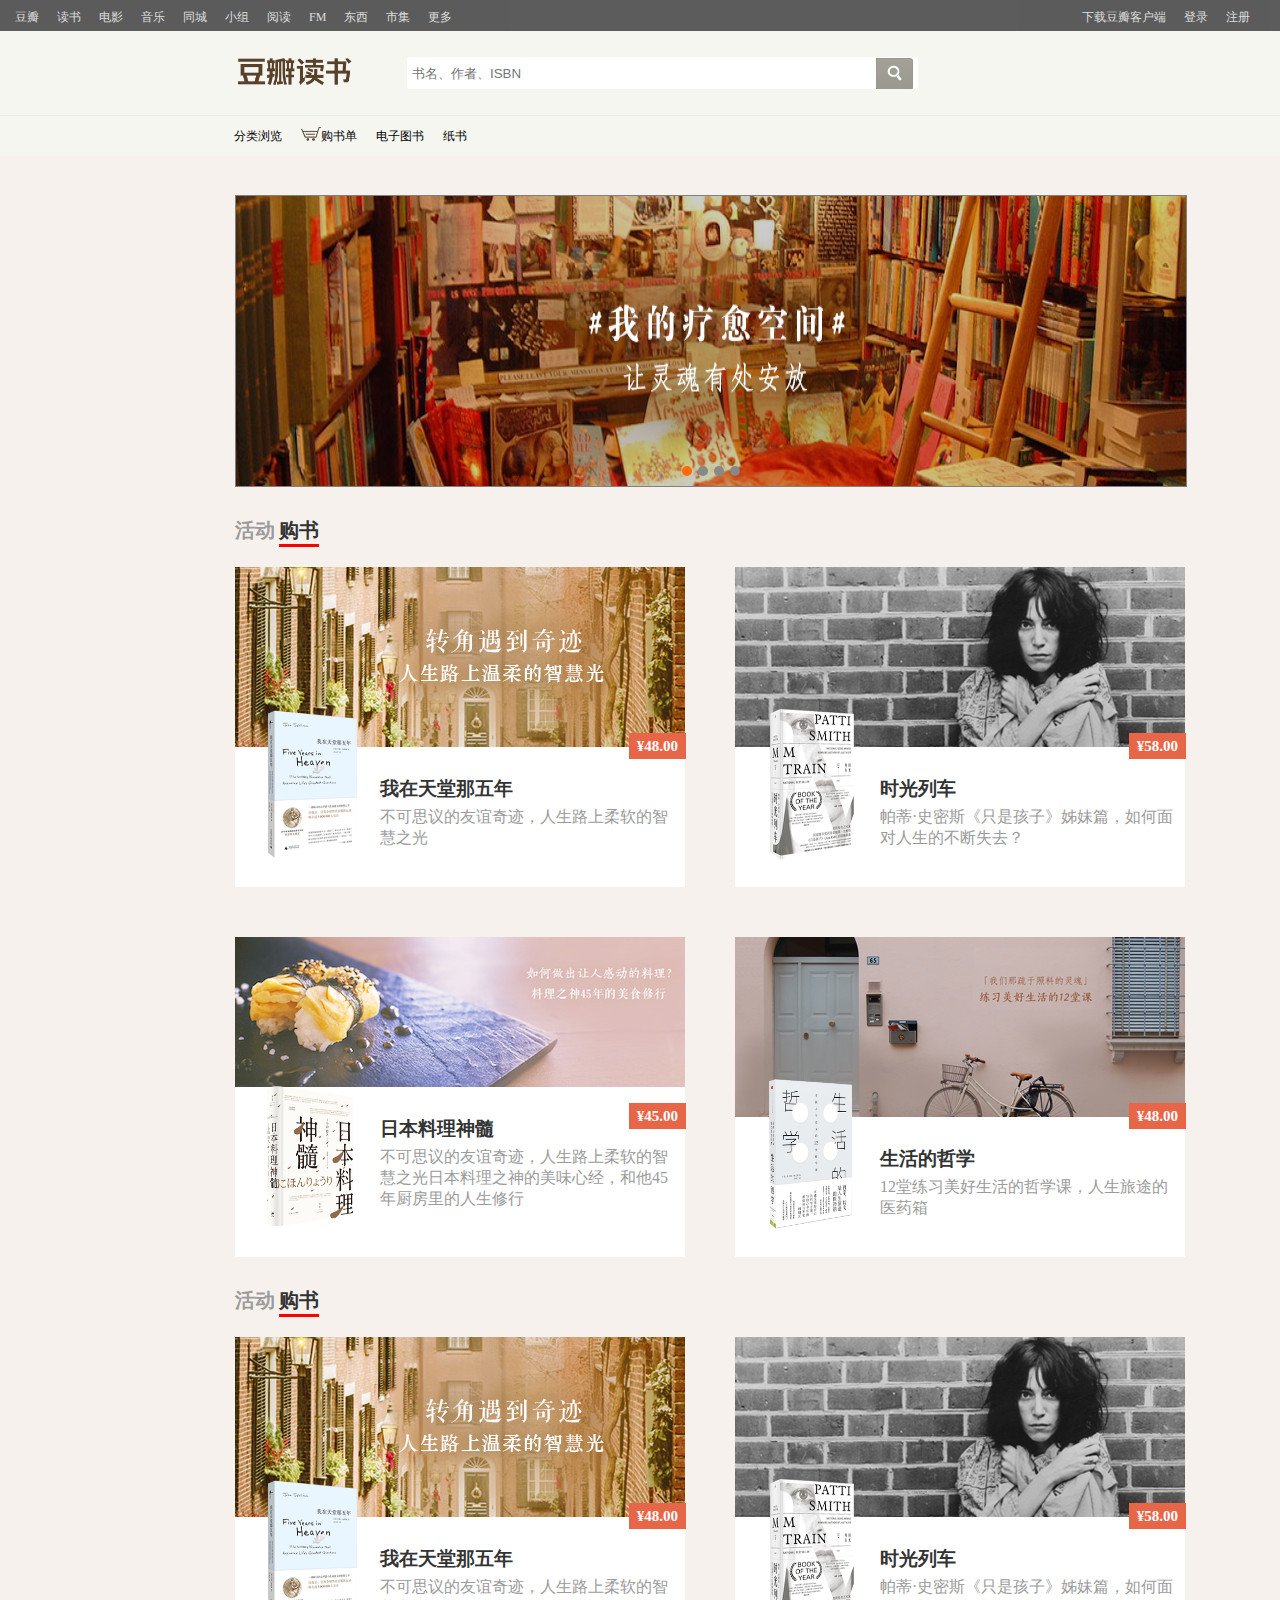
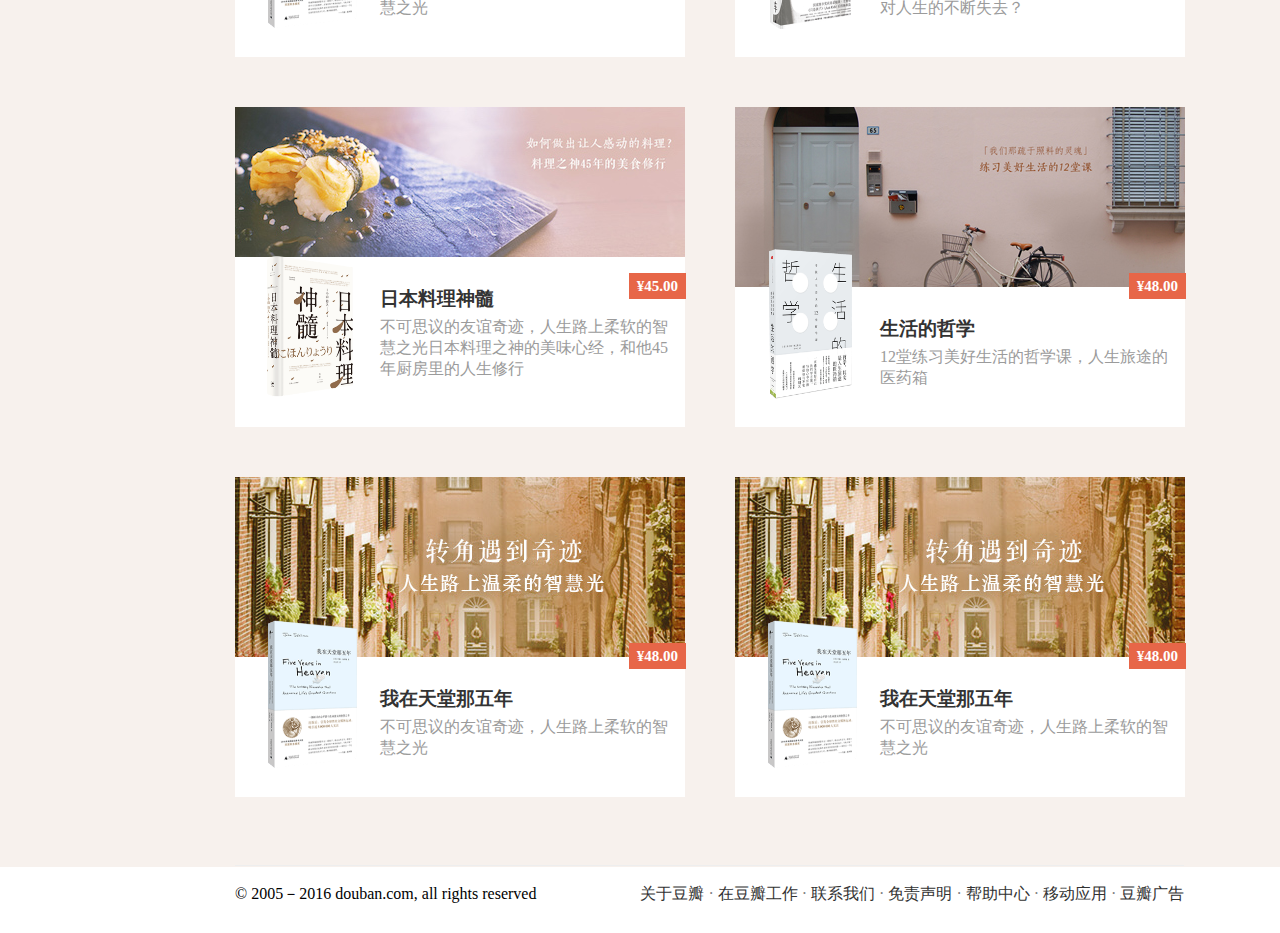
<file: dbds.html>
<!DOCTYPE html>
<html>
	<head>
		<meta charset="UTF-8">
		<title>豆瓣读书</title>
		<link rel="stylesheet" type="text/css" href="css/base.css"/>
		<link rel="stylesheet" type="text/css" href="css/dbds.css"/>
		<script  type ="text/javascript" src ="jquery-1.11.0.min.js"></script>
		<script src="js/dbds.js" type="text/javascript" charset="utf-8"></script>
	</head>
	<body>
		<div class="top-nav">
			<ul class="top-nav-left">
				<li><a href="">豆瓣</a></li>
				<li><a href="">读书</a></li>
				<li><a href="">电影</a></li>
				<li><a href="">音乐</a></li>
				<li><a href="">同城</a></li>
				<li><a href="">小组</a></li>
				<li><a href="">阅读</a></li>
				<li><a href="">FM</a></li>
				<li><a href="">东西</a></li>
				<li><a href="">市集</a></li>
				<li><a href="">更多</a></li>
				
			</ul>
			<ul  class="top-nav-right">
				<li><a href="">下载豆瓣客户端</a> </li>
				<li><a href="">登录</a> </li>
				<li><a href="">注册</a> </li>
			</ul>
		</div>
		
		<div class="header">
			<div class="header-content">
				<img src="img/douban_book_logo.png" width="120px"/>
				<div class="search">
					<input type="text" name="" id="" value=""  placeholder="书名、作者、ISBN"/>
					<i></i>
				</div>
				
			</div>
			<div class="header-bottom">
				<ul>
					<li><a href="">分类浏览</a></li>
					<li><i></i><a href="">购书单</a></li>
					<li><a href="">电子图书</a></li>
					<li><a href="">纸书</a></li>
				</ul>
			</div>
		</div>
		<div class="main">
			<div class="imgturn" id="imgturn">
				<ul class="img">
					<li><img src="img/1393.jpg"/></li>
					<li><img src="img/1086.jpg"/></li>
					<li><img src="img/1234.jpg"/></li>
					<li><img src="img/1235.jpg"/></li>
					
				</ul>
				<ul class="num">
                
            	</ul>
            <div class="btn btn_l">&lt;</div>
            <div class="btn btn_r">&gt;</div>
			</div>
			<div class="book-list">
				<div class="bl-title">
                 	<a href="" class="bt">活动</a>
                 	<a href=""class="bt  active">购书</a>
				</div>
				<div class="bl-piece">
					<a href="wzttnwn.html">
					<div class="blp-bg">
						<img src="img/1382.jpg"/>
					</div>
					<img src="img/1384.jpg" class="blp-book" />
					<span class="book-price">¥48.00</span>
					<div class="book-desc">
						<h3>我在天堂那五年</h3>
						<p>不可思议的友谊奇迹，人生路上柔软的智慧之光</p>
					</div>
					</a>
				</div>
				
				<div class="bl-piece  blp2">
					<a href="sglc.html">
					<div class="blp-bg">
						<img src="img/1313.jpg"/>
					</div>
					<img src="img/1324.jpg" class="blp-book" />
					<span class="book-price">¥58.00</span>
					<div class="book-desc">
						<h3>时光列车</h3>
						<p>帕蒂·史密斯《只是孩子》姊妹篇，如何面对人生的不断失去？</p>
					</div>
					</a>
				</div>
				
				<div class="bl-piece">
					<a href="">
					<div class="blp-bg">
						<img src="img/1220.jpg"/>
					</div>
					<img src="img/1213.jpg" class="blp-book" />
					<span class="book-price">¥45.00</span>
					<div class="book-desc">
						<h3>日本料理神髓</h3>
						<p>不可思议的友谊奇迹，人生路上柔软的智慧之光日本料理之神的美味心经，和他45年厨房里的人生修行</p>
					</div>
					</a>
				</div>
				
				<div class="bl-piece  blp2">
					<a href="">
					<div class="blp-bg">
						<img src="img/1114.jpg"/>
					</div>
					<img src="img/1117.jpg" class="blp-book" />
					<span class="book-price">¥48.00</span>
					<div class="book-desc">
						<h3>生活的哲学</h3>
						<p>12堂练习美好生活的哲学课，人生旅途的医药箱</p>
					</div>
					</a>
				</div>
				<div class="book-list">
				<div class="bl-title">
                 	<a href="" class="bt">活动</a>
                 	<a href=""class="bt  active">购书</a>
				</div>
				<div class="bl-piece">
					<a href="">
					<div class="blp-bg">
						<img src="img/1382.jpg"/>
					</div>
					<img src="img/1384.jpg" class="blp-book" />
					<span class="book-price">¥48.00</span>
					<div class="book-desc">
						<h3>我在天堂那五年</h3>
						<p>不可思议的友谊奇迹，人生路上柔软的智慧之光</p>
					</div>
					</a>
				</div>
				
				<div class="bl-piece  blp2">
					<a href="">
					<div class="blp-bg">
						<img src="img/1313.jpg"/>
					</div>
					<img src="img/1324.jpg" class="blp-book" />
					<span class="book-price">¥58.00</span>
					<div class="book-desc">
						<h3>时光列车</h3>
						<p>帕蒂·史密斯《只是孩子》姊妹篇，如何面对人生的不断失去？</p>
					</div>
					</a>
				</div>
				
				<div class="bl-piece">
					<a href="">
					<div class="blp-bg">
						<img src="img/1220.jpg"/>
					</div>
					<img src="img/1213.jpg" class="blp-book" />
					<span class="book-price">¥45.00</span>
					<div class="book-desc">
						<h3>日本料理神髓</h3>
						<p>不可思议的友谊奇迹，人生路上柔软的智慧之光日本料理之神的美味心经，和他45年厨房里的人生修行</p>
					</div>
					</a>
				</div>
				
				<div class="bl-piece  blp2">
					<a href="">
					<div class="blp-bg">
						<img src="img/1114.jpg"/>
					</div>
					<img src="img/1117.jpg" class="blp-book" />
					<span class="book-price">¥48.00</span>
					<div class="book-desc">
						<h3>生活的哲学</h3>
						<p>12堂练习美好生活的哲学课，人生旅途的医药箱</p>
					</div>
					</a>
				</div>
				
				<div class="bl-piece ">
					<a href="">
					<div class="blp-bg">
						<img src="img/1382.jpg"/>
					</div>
					<img src="img/1384.jpg" class="blp-book" />
					<span class="book-price">¥48.00</span>
					<div class="book-desc">
						<h3>我在天堂那五年</h3>
						<p>不可思议的友谊奇迹，人生路上柔软的智慧之光</p>
					</div>
					</a>
				</div>
				
				<div class="bl-piece  blp2">
					<a href="">
					<div class="blp-bg">
						<img src="img/1382.jpg"/>
					</div>
					<img src="img/1384.jpg" class="blp-book" />
					<span class="book-price">¥48.00</span>
					<div class="book-desc">
						<h3>我在天堂那五年</h3>
						<p>不可思议的友谊奇迹，人生路上柔软的智慧之光</p>
					</div>
					</a>
				</div>
			</div>
		</div>
		<div class="footer">
				<span>© 2005－2016 douban.com, all rights reserved</span>
				<div class="ft-right">
			<a href="">关于豆瓣</a> ·
			<a href="">在豆瓣工作</a> ·
			<a href="">联系我们</a> ·
			<a href="">免责声明</a> ·
			<a href="">帮助中心</a> ·
			<a href="">移动应用</a> ·
			<a href="">豆瓣广告</a>
		</div>
		</div>
	</body>
</html>
</file>
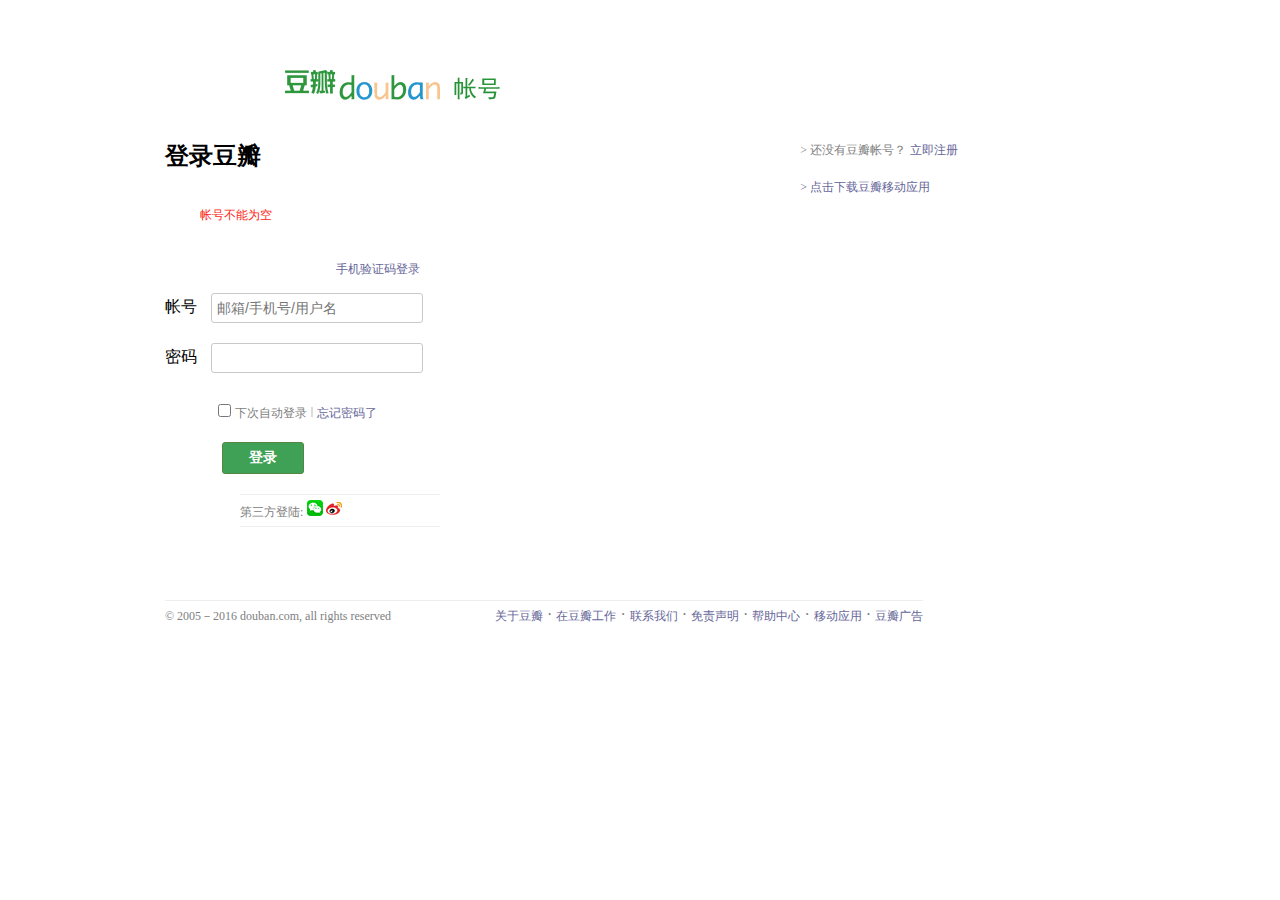
<file: login.html>
<!DOCTYPE html>
<html>
	<head>
		<meta charset="UTF-8">
		<title>登录豆瓣</title>
		<link rel="stylesheet" type="text/css" href="css/base.css"/>
		<link rel="stylesheet" type="text/css" href="css/login.css"/>
	</head>
	<body>
		<div class="header">
				<span>登录豆瓣</span>
			</div>
		<div class="main">
			
			<div class="left-content">
				<h2>登录豆瓣</h2>
				<p class="error">帐号不能为空</p>
				<form action="" method="post">
					<div class="tip">
						<a href="">手机验证码登录</a>
					</div>
					帐号&nbsp;<input type="text" name="account" id="account" value=""
						placeholder="邮箱/手机号/用户名" class="account" /><br />
					密码&nbsp;<input type="password" name="password" id="" value=""class="account" />
					<br />
					<div class="befores">
						<input type="checkbox" name="" id="" value="" />
					<span>下次自动登录</span>
					<span class="bar"></span>
					<a href="">忘记密码了</a>
					</div>
					
					<input type="submit" value="登录" class="submit"/>
				</form>
				<div class="left-btom">
					<span>第三方登陆:</span>
					<a href="">
						<img src="img/connect_wechat.png"/>
					</a>
					<a href="">
						<img src="img/connect_sina_weibo.png"/>
					</a>
				</div>
			</div>
			<div class="right-content">
				<span>> 还没有豆瓣帐号？</span>
				<a href="">立即注册</a><br /><br />
				<a href="">> 点击下载豆瓣移动应用</a>

			</div>
			<div class="footer">
				<span>© 2005－2016 douban.com, all rights reserved</span>
				<div class="ft-right">
			<a href="">关于豆瓣</a> ·
			<a href="">在豆瓣工作</a> ·
			<a href="">联系我们</a> ·
			<a href="">免责声明</a> ·
			<a href="">帮助中心</a> ·
			<a href="">移动应用</a> ·
			<a href="">豆瓣广告</a>
		</div>
		</div>
		
			</div>
	</body>
</html>
</file>
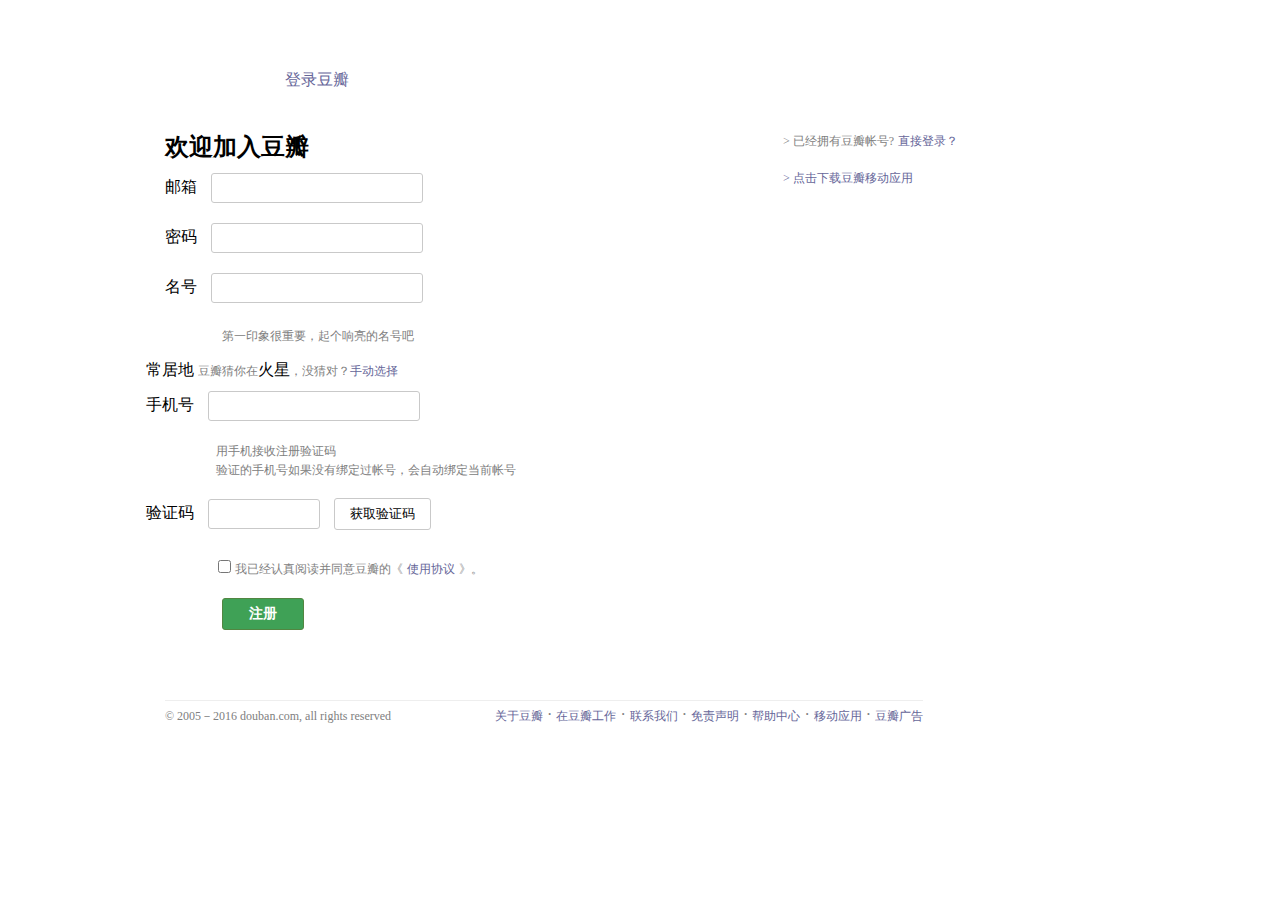
<file: register.html>
<!DOCTYPE html>
<html>
	<head>
		<meta charset="UTF-8">
		<title>欢迎加入豆瓣</title>
		<link rel="stylesheet" type="text/css" href="css/base.css"/>
		<link rel="stylesheet" type="text/css" href="css/login.css"/>
	</head>
	<body>
		<div class="header">
				<a href="">登录豆瓣</a>
			</div>
		<div class="main">
			
			<div class="left-content">
				<h2>欢迎加入豆瓣</h2>
				
				<form action="" method="post">
					邮箱&nbsp;<input type="email" name="emial" id="emial" value="" class="account" /><br />
					密码&nbsp;<input type="password" name="password" id="" value=""class="account" /><br />
					名号&nbsp;<input type="text" name="account" id="account" value=""
						class="account" />
					
					<br />
					<span class="r-w1">第一印象很重要，起个响亮的名号吧</span><br />
					<div class="" style="    margin-left: -19px;">
						
					
					常居地&nbsp;<span>豆瓣猜你在</span>火星<span>，没猜对？</span><a href="">手动选择</a><br />
					手机号&nbsp;<input type="text" name="account" id="account" value=""
						class="account" /><br />
						<div class="yzm" >
							<span>
							用手机接收注册验证码 

						</span><br />
						<span>
						验证的手机号如果没有绑定过帐号，会自动绑定当前帐号	
						</span>
						</div>
						验证码 <input type="text" name="" id="" value=""class="account"  style="width: 100px;"/>
						<input type="button"value="获取验证码" id="yz"  />
					</div>	
					
					<div class="befores">
						<input type="checkbox" name="" id="" value="" />
					<span>我已经认真阅读并同意豆瓣的《</span>
					
					<a href="">使用协议</a>
					<span>》。</span>
					</div>
					
					<input type="submit" value="注册" class="submit"/>
				</form>
				
			</div>
			<div class="right-content">
				<span>> 已经拥有豆瓣帐号?</span>
				<a href=""> 直接登录？</a><br /><br />
				<a href="">> 点击下载豆瓣移动应用</a>

			</div>
			<div class="footer" style="top: 700px;">
				<span>© 2005－2016 douban.com, all rights reserved</span>
				<div class="ft-right">
			<a href="">关于豆瓣</a> ·
			<a href="">在豆瓣工作</a> ·
			<a href="">联系我们</a> ·
			<a href="">免责声明</a> ·
			<a href="">帮助中心</a> ·
			<a href="">移动应用</a> ·
			<a href="">豆瓣广告</a>
		</div>
		</div>
		
			</div>
	</body>
</html>
</file>
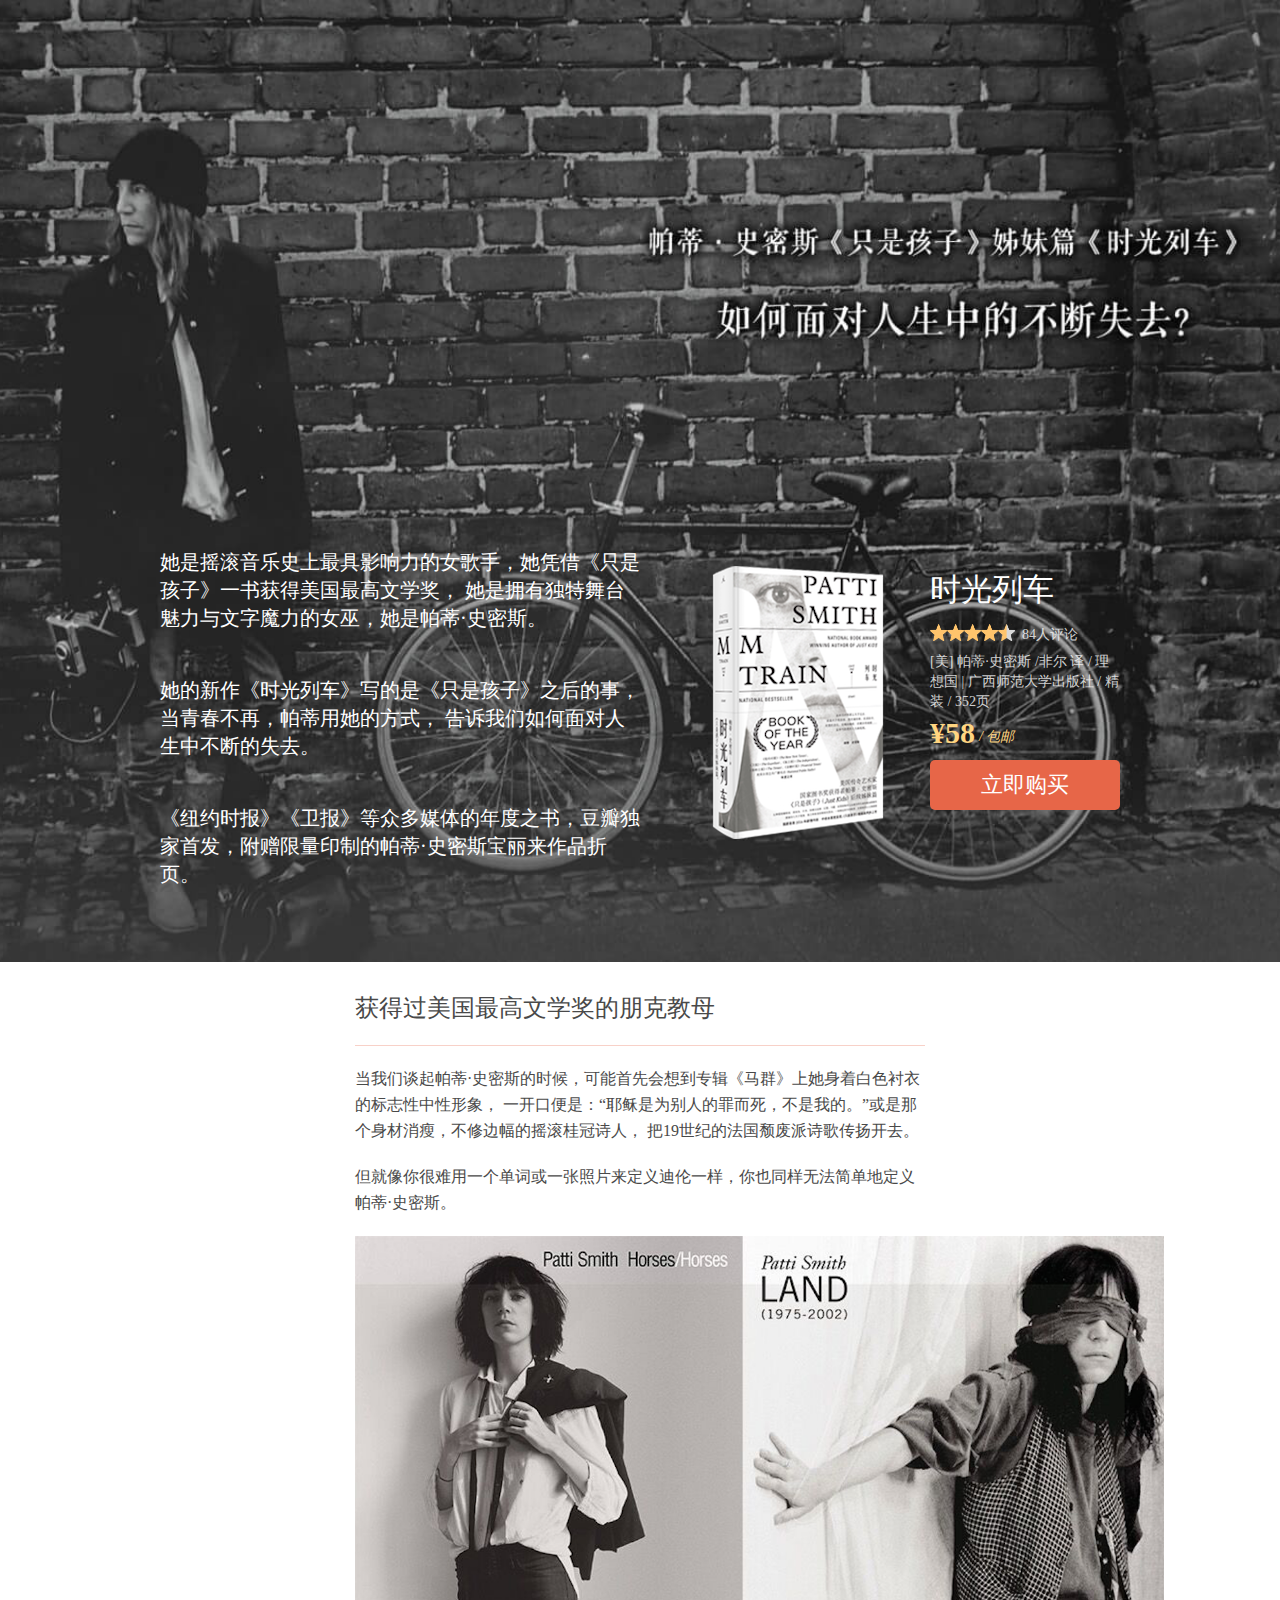
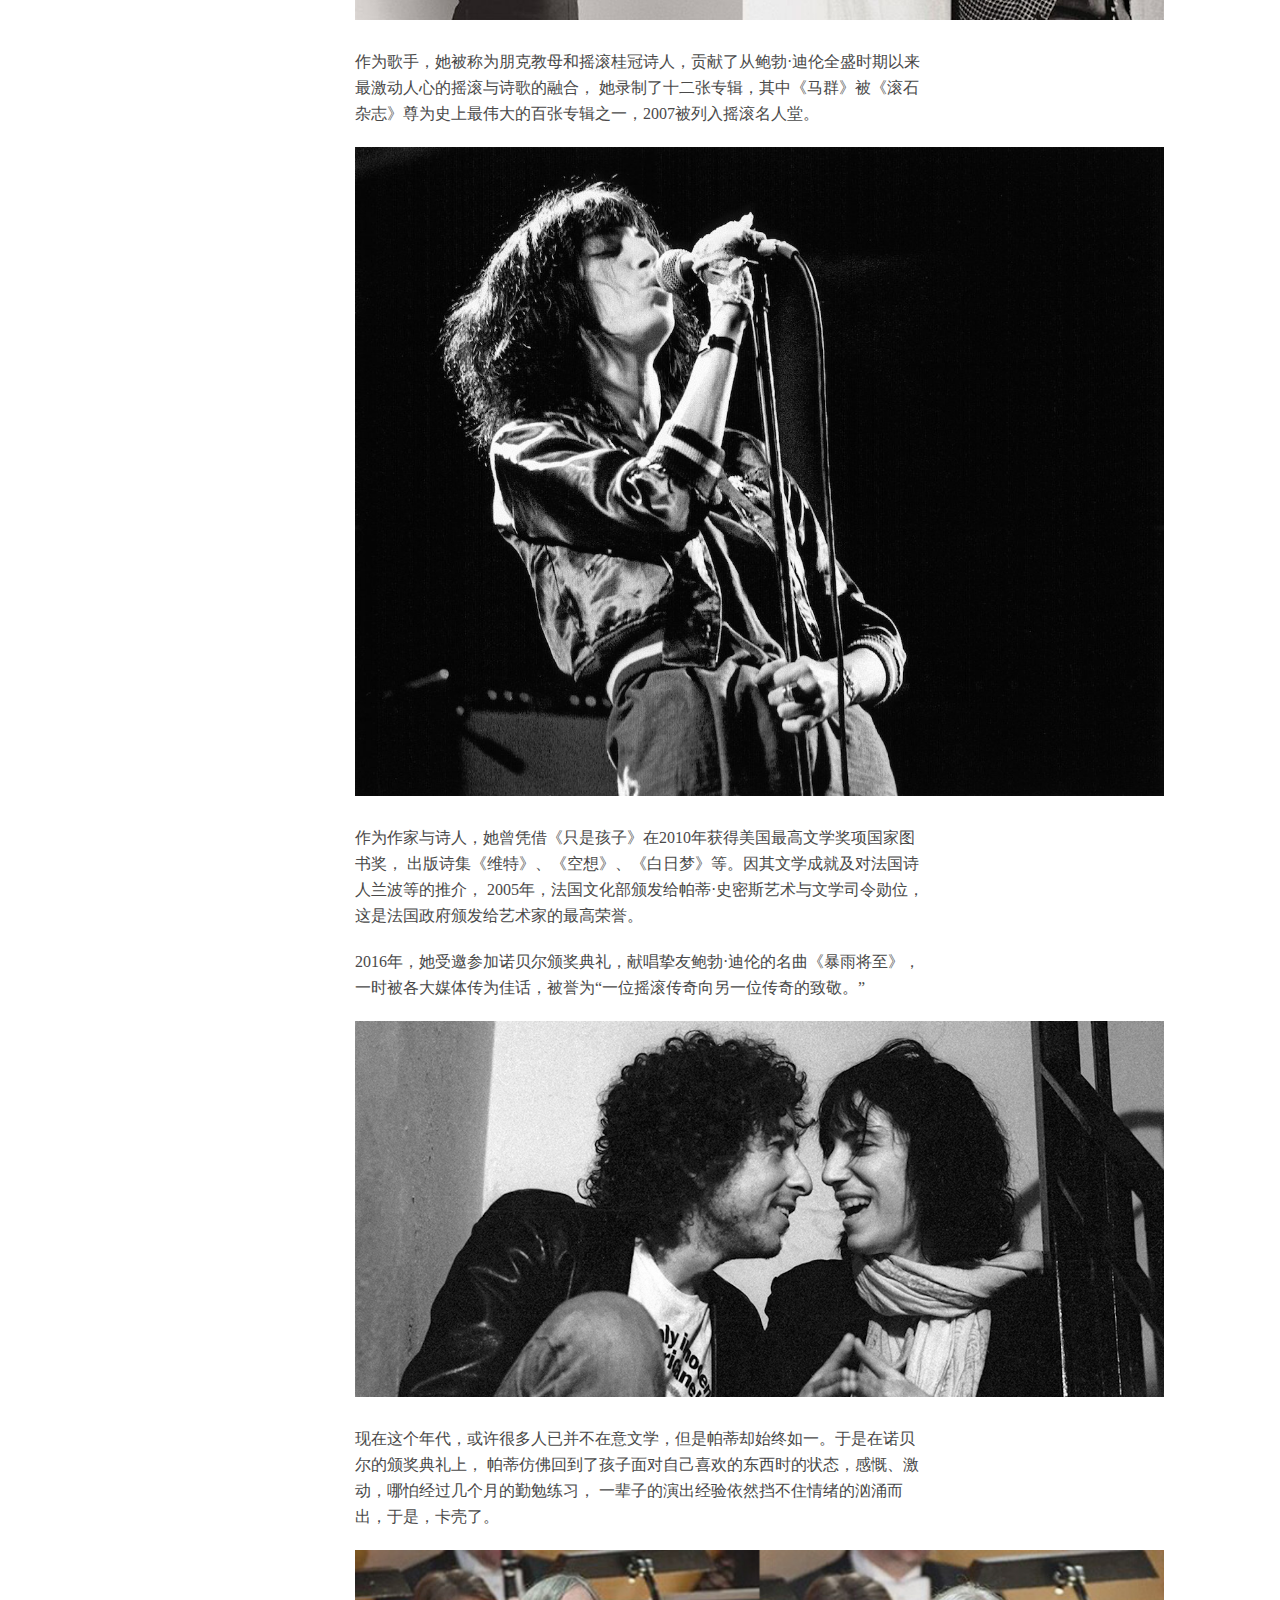
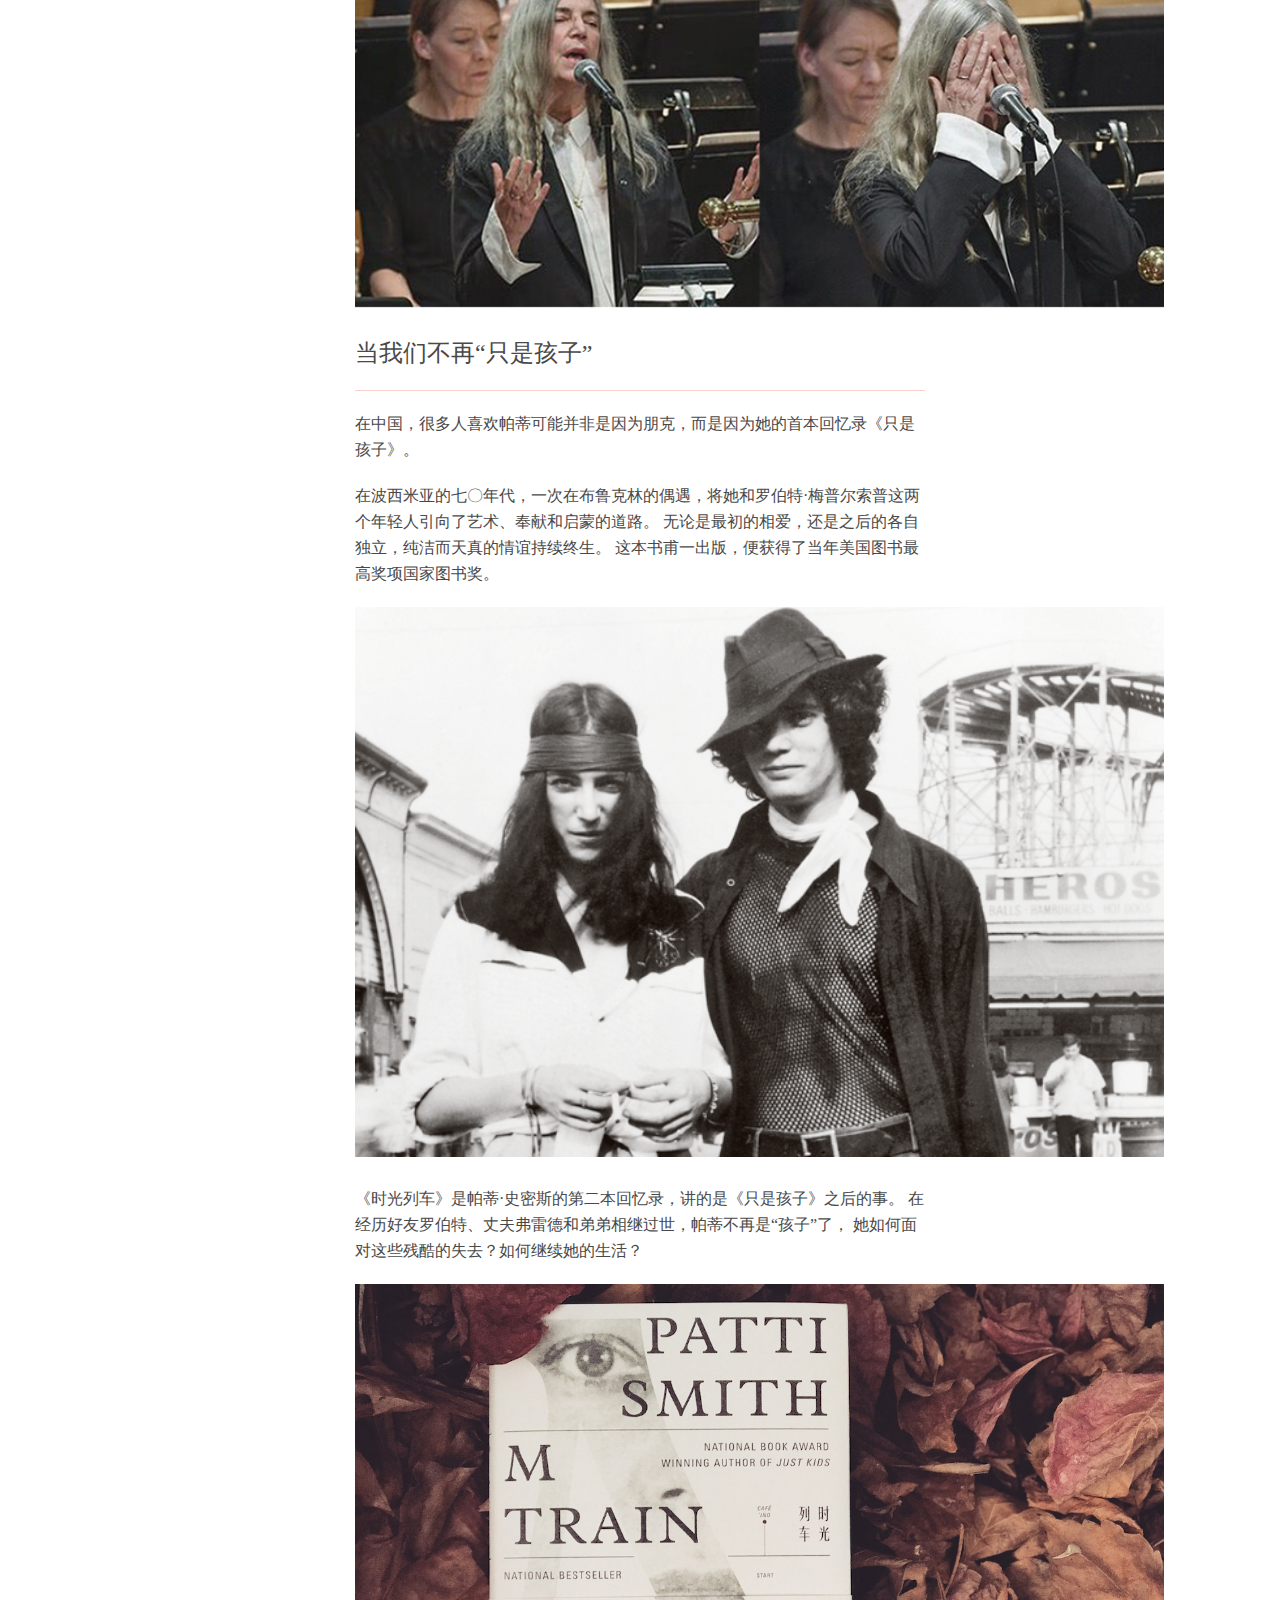
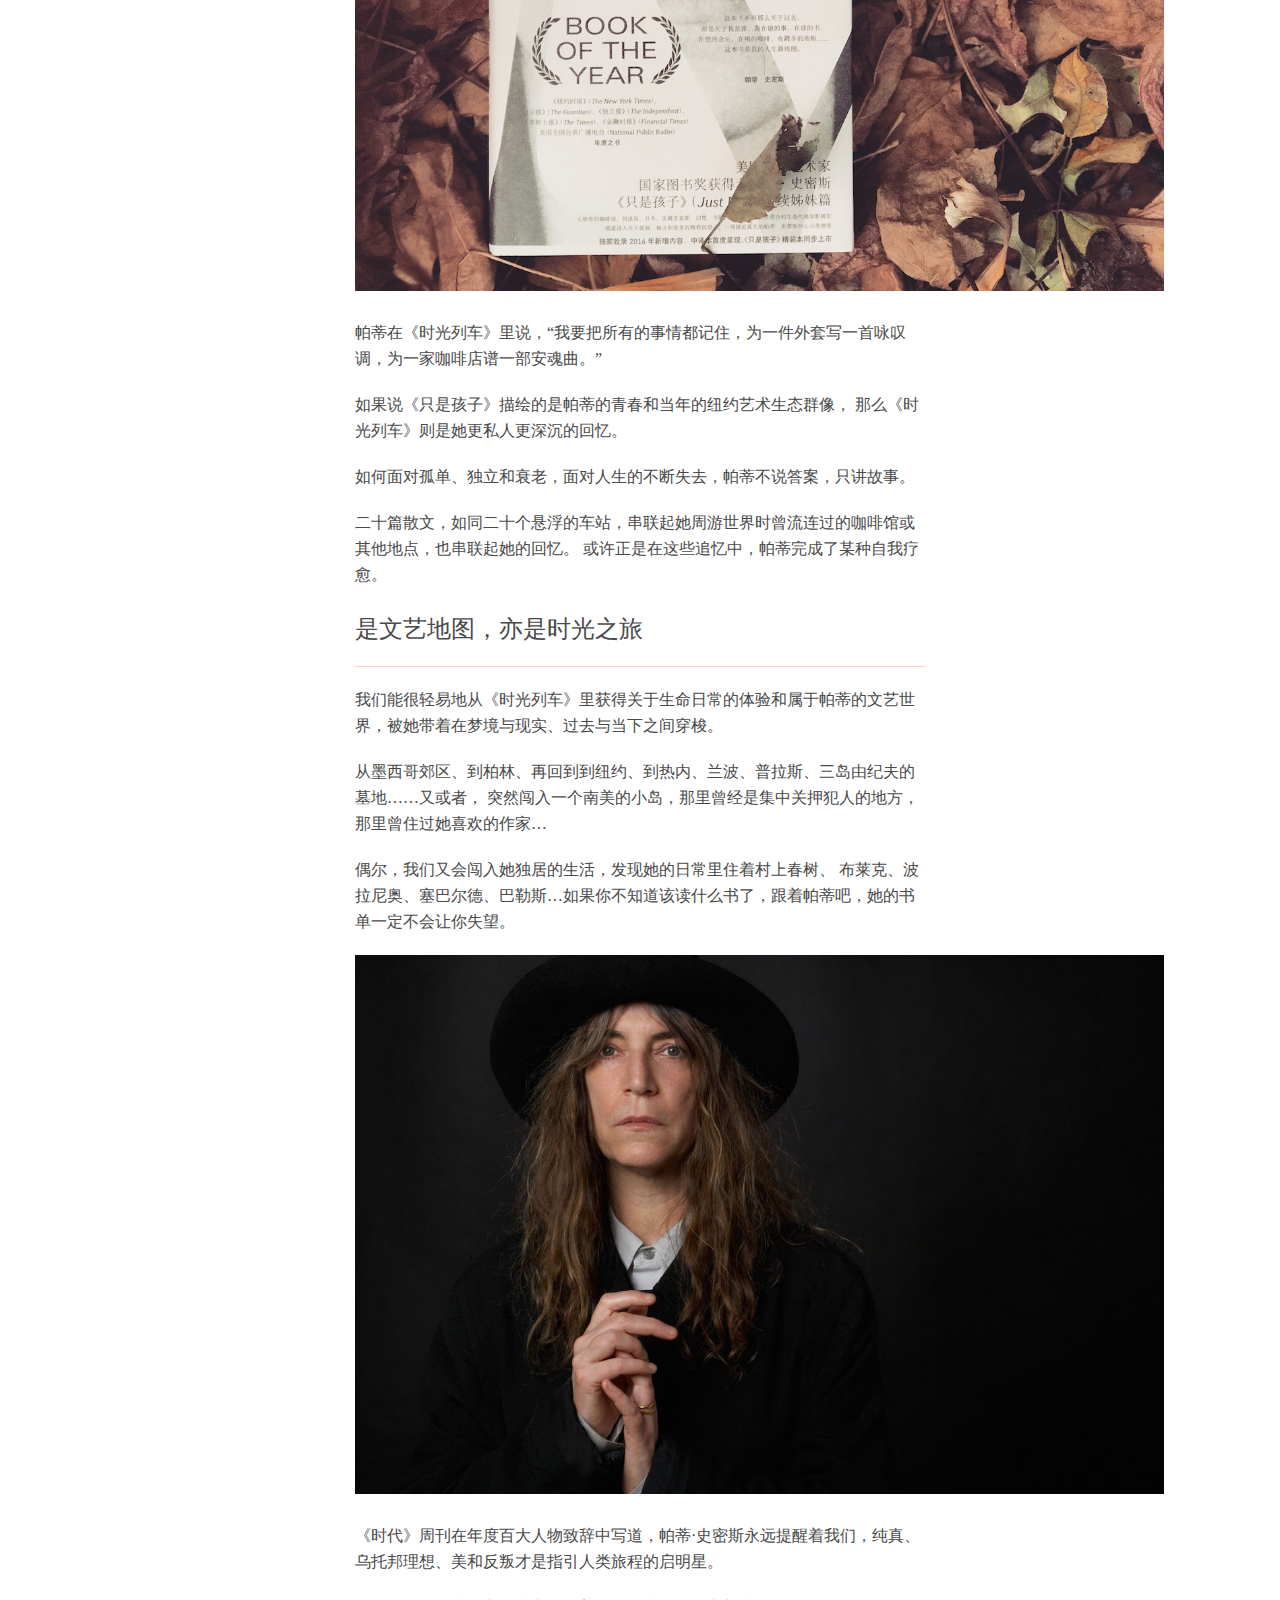
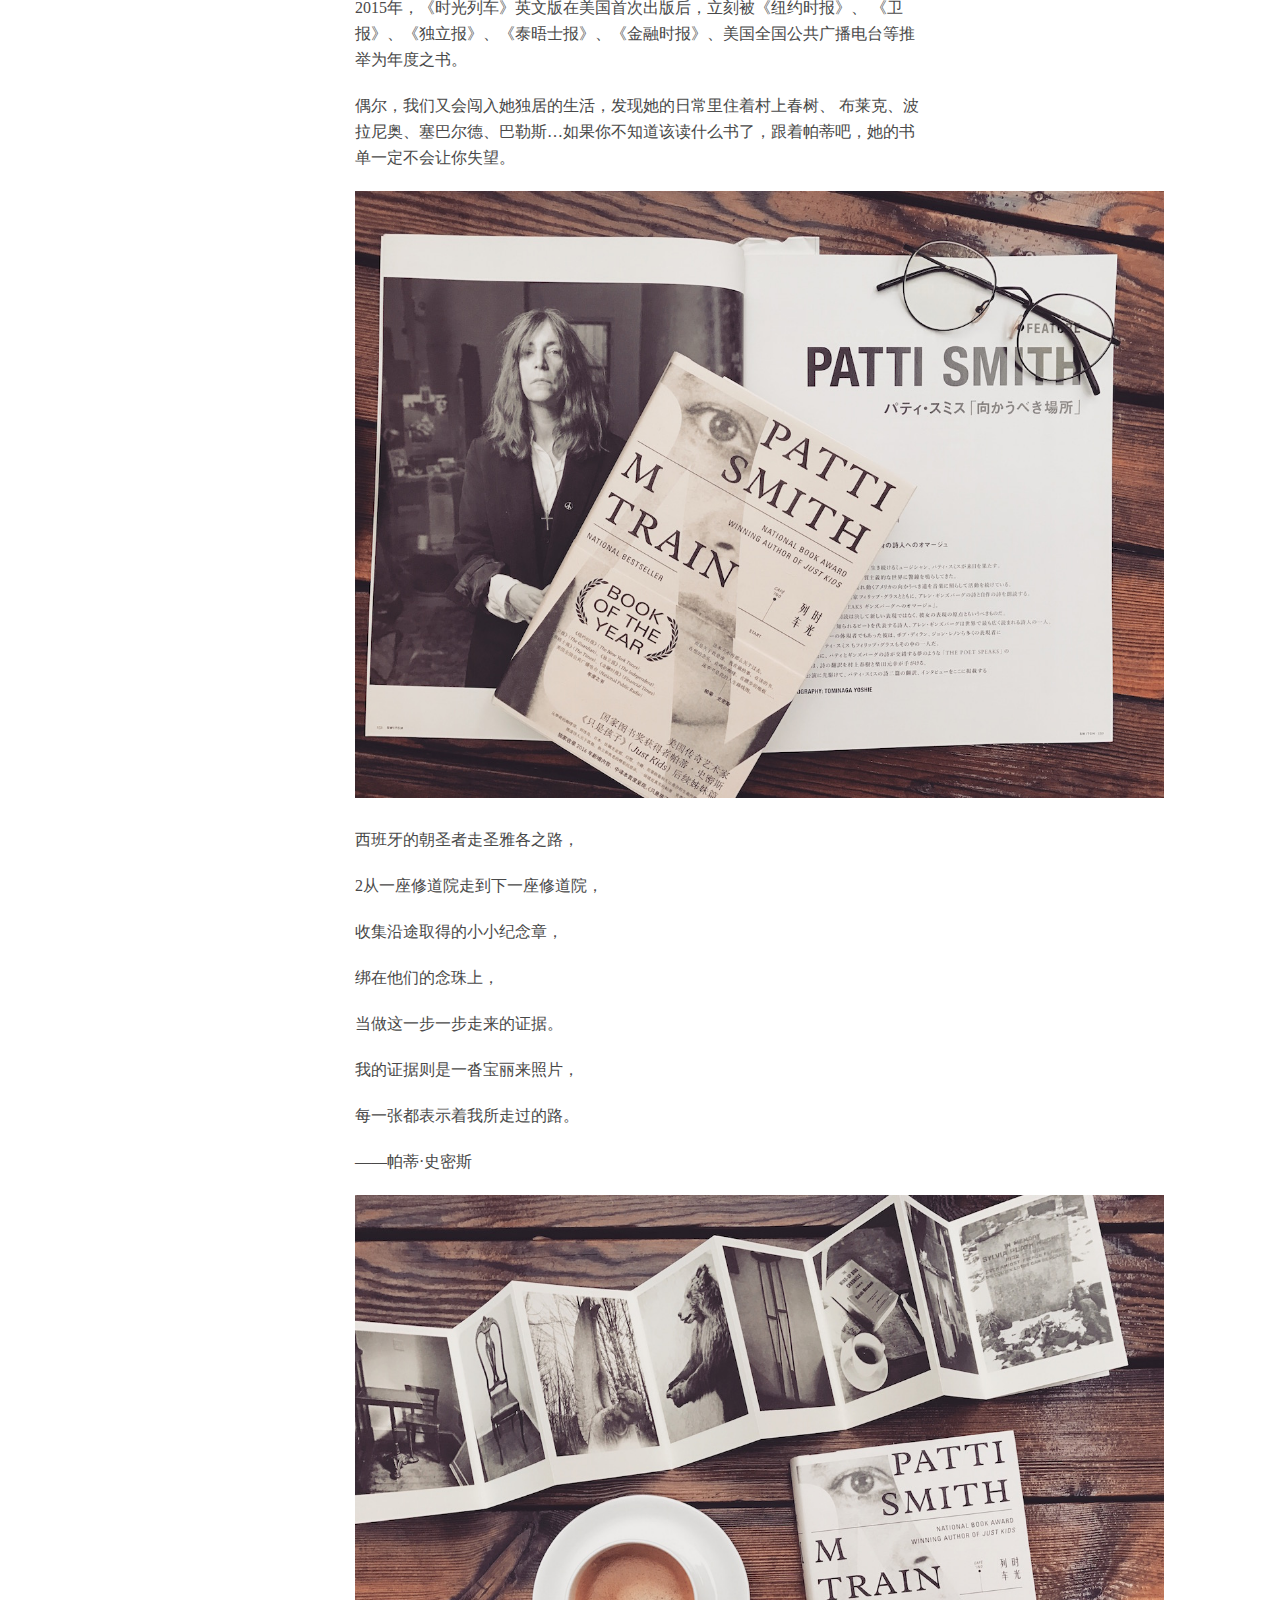
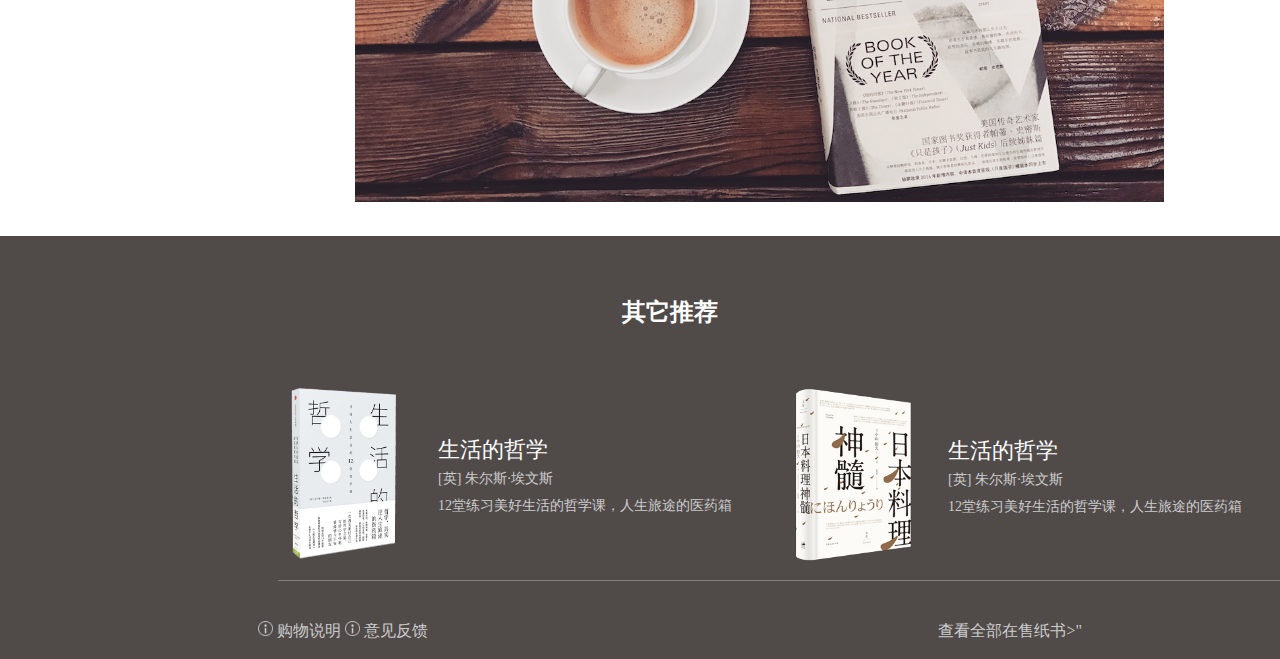
<file: sglc.html>
<!DOCTYPE html>
<html>
	<head>
		<meta charset="UTF-8">
		<title>时光列车</title>
		<link rel="stylesheet" type="text/css" href="css/base.css"/>
		<link rel="stylesheet" type="text/css" href="css/sglc.css"/>
	</head>
	<body>
		
		<div class="warp-main">
			<div class="banner-bg">
			</div>
			<div class="book-info">
				<div class="info-left">
					<p>她是摇滚音乐史上最具影响力的女歌手，她凭借《只是孩子》一书获得美国最高文学奖，
						她是拥有独特舞台魅力与文字魔力的女巫，她是帕蒂·史密斯。</p>
						<p><br></p>
						<p>她的新作《时光列车》写的是《只是孩子》之后的事，当青春不再，帕蒂用她的方式，
							告诉我们如何面对人生中不断的失去。</p>
							<p><br></p>
							<p>《纽约时报》《卫报》等众多媒体的年度之书，豆瓣独家首发，附赠限量印制的帕蒂·史密斯宝丽来作品折页。</p>
				</div>
				<div class="info-right">
					<div class="book-img">
						<img src="img/1324.jpg"/>
					</div>
					<div class="book-desc">
						<h3>时光列车</h3>
						<div class="comment">
							<div class="star star4">
								
							</div>
							<span>84人评论</span>
						</div>
						<div class="book-public">
          [美] 帕蒂·史密斯  /非尔  译 / 理想国 | 广西师范大学出版社 / 精装 / 352页
        </div>
        <div class="book-price">
          <span>¥58</span><i>/ 包邮</i>
        </div>
        <a href="" class="buy">立即购买</a>
					</div>
					
				</div>
			</div>
		</div>
		<div class="book-content">
			<div class="section">
				<h1>获得过美国最高文学奖的朋克教母</h1>
			<p>当我们谈起帕蒂·史密斯的时候，可能首先会想到专辑《马群》上她身着白色衬衣的标志性中性形象，
				一开口便是：“耶稣是为别人的罪而死，不是我的。”或是那个身材消瘦，不修边幅的摇滚桂冠诗人，
				把19世纪的法国颓废派诗歌传扬开去。</p>
				
				<p>但就像你很难用一个单词或一张照片来定义迪伦一样，你也同样无法简单地定义帕蒂·史密斯。</p>
				<div class="photo-content">
					<img src="img/1372.jpg"/>
				</div>
			</div>
			<div class="section">
			<p>作为歌手，她被称为朋克教母和摇滚桂冠诗人，贡献了从鲍勃·迪伦全盛时期以来最激动人心的摇滚与诗歌的融合，
				她录制了十二张专辑，其中《马群》被《滚石杂志》尊为史上最伟大的百张专辑之一，2007被列入摇滚名人堂。</p>
				
				
				<div class="photo-content">
					<img src="img/1364.jpg"/>
				</div>
			</div>
			<div class="section">
			<p>作为作家与诗人，她曾凭借《只是孩子》在2010年获得美国最高文学奖项国家图书奖，
				出版诗集《维特》、《空想》、《白日梦》等。因其文学成就及对法国诗人兰波等的推介，
				2005年，法国文化部颁发给帕蒂·史密斯艺术与文学司令勋位，这是法国政府颁发给艺术家的最高荣誉。</p>
			<p>2016年，她受邀参加诺贝尔颁奖典礼，献唱挚友鲍勃·迪伦的名曲《暴雨将至》，
				一时被各大媒体传为佳话，被誉为“一位摇滚传奇向另一位传奇的致敬。”</p>	
				
				<div class="photo-content">
					<img src="img/1371.jpg"/>
				</div>
			</div>
			
			<div class="section">
			<p>现在这个年代，或许很多人已并不在意文学，但是帕蒂却始终如一。于是在诺贝尔的颁奖典礼上，
				帕蒂仿佛回到了孩子面对自己喜欢的东西时的状态，感慨、激动，哪怕经过几个月的勤勉练习，
				一辈子的演出经验依然挡不住情绪的汹涌而出，于是，卡壳了。</p>
				
				<div class="photo-content">
					<img src="img/1385.jpg"/>
				</div>
			</div>
			
			<div class="section">
				<h1>当我们不再“只是孩子”</h1>
			<p>在中国，很多人喜欢帕蒂可能并非是因为朋克，而是因为她的首本回忆录《只是孩子》。</p>
				
				<p>在波西米亚的七〇年代，一次在布鲁克林的偶遇，将她和罗伯特·梅普尔索普这两个年轻人引向了艺术、奉献和启蒙的道路。
					无论是最初的相爱，还是之后的各自独立，纯洁而天真的情谊持续终生。
					这本书甫一出版，便获得了当年美国图书最高奖项国家图书奖。</p>
				<div class="photo-content">
					<img src="img/1389.jpg"/>
				</div>
			</div>
			<div class="section">
				
			<p>《时光列车》是帕蒂·史密斯的第二本回忆录，讲的是《只是孩子》之后的事。
				在经历好友罗伯特、丈夫弗雷德和弟弟相继过世，帕蒂不再是“孩子”了，
				她如何面对这些残酷的失去？如何继续她的生活？</p>
				<div class="photo-content">
					<img src="img/1365.jpg"/>
				</div>
			</div>
			
			<div class="section">
				
			<p>帕蒂在《时光列车》里说，“我要把所有的事情都记住，为一件外套写一首咏叹调，为一家咖啡店谱一部安魂曲。”</p>
			
			<p>如果说《只是孩子》描绘的是帕蒂的青春和当年的纽约艺术生态群像， 那么《时光列车》则是她更私人更深沉的回忆。</p>
			
			<p>如何面对孤单、独立和衰老，面对人生的不断失去，帕蒂不说答案，只讲故事。</p>
			
			<p>
二十篇散文，如同二十个悬浮的车站，串联起她周游世界时曾流连过的咖啡馆或其他地点，也串联起她的回忆。
或许正是在这些追忆中，帕蒂完成了某种自我疗愈。</p>
			</div>
			
			<div class="section">
				<h1>是文艺地图，亦是时光之旅</h1>
			<p>我们能很轻易地从《时光列车》里获得关于生命日常的体验和属于帕蒂的文艺世界，被她带着在梦境与现实、过去与当下之间穿梭。</p>
				
				<p>从墨西哥郊区、到柏林、再回到到纽约、到热内、兰波、普拉斯、三岛由纪夫的墓地……又或者，
					突然闯入一个南美的小岛，那里曾经是集中关押犯人的地方，那里曾住过她喜欢的作家…</p>
					
					<p>偶尔，我们又会闯入她独居的生活，发现她的日常里住着村上春树、
						布莱克、波拉尼奥、塞巴尔德、巴勒斯…如果你不知道该读什么书了，跟着帕蒂吧，她的书单一定不会让你失望。</p>
				<div class="photo-content">
					<img src="img/1387.jpg"/>
				</div>
			</div>
			
			<div class="section">
				
			<p>《时代》周刊在年度百大人物致辞中写道，帕蒂·史密斯永远提醒着我们，纯真、乌托邦理想、美和反叛才是指引人类旅程的启明星。</p>
				
				<p>2015年，《时光列车》英文版在美国首次出版后，立刻被《纽约时报》、
					《卫报》、《独立报》、《泰晤士报》、《金融时报》、美国全国公共广播电台等推举为年度之书。</p>
					
					<p>偶尔，我们又会闯入她独居的生活，发现她的日常里住着村上春树、
						布莱克、波拉尼奥、塞巴尔德、巴勒斯…如果你不知道该读什么书了，跟着帕蒂吧，她的书单一定不会让你失望。</p>
				<div class="photo-content">
					<img src="img/1367.jpg"/>
				</div>
			</div>
			
			<div class="section">
				
			<p>西班牙的朝圣者走圣雅各之路，</p>
			<p>2从一座修道院走到下一座修道院，</p>	
			<p>收集沿途取得的小小纪念章，</p>
			<p>绑在他们的念珠上，</p>
			<p>当做这一步一步走来的证据。</p>	
			<p>我的证据则是一沓宝丽来照片，</p>
			<p>每一张都表示着我所走过的路。</p>
			<p>——帕蒂·史密斯</p>
				<div class="photo-content">
					<img src="img/1374.jpg"/>
				</div>
			</div>
		</div>
		<div class="recommend-wrap">
			<h4>其它推荐</h4>
			<ul  class="rl-item">
				<li class="rc-item">
					<a href="">
						<div class="">
							<img src="img/1117.jpg"/>
						</div>
						<div>
              <h5>生活的哲学</h5>
              <span>[英] 朱尔斯·埃文斯 </span>
              <p>12堂练习美好生活的哲学课，人生旅途的医药箱</p>
            </div>
					</a>
				</li>
				<li class="rc-item">
					<a href="">
						<div class="">
							<img src="img/1178.jpg"/>
						</div>
						<div>
              <h5>生活的哲学</h5>
              <span>[英] 朱尔斯·埃文斯 </span>
              <p>12堂练习美好生活的哲学课，人生旅途的医药箱</p>
            </div>
					</a>
				</li>
			</ul>
			<div class="footer">
				<div class="ft-left">
					<div class="">
						<img src="img/information_icon.png"/>
						<a href="">购物说明</a>
					</div>
					<div class="">
						<img src="img/information_icon.png"/>
						<a href="">意见反馈</a>
					</div>
				</div>
				<div class="ft-right">
					<a href="">查看全部在售纸书&gt;"  </a>
				</div>
			</div>
		</div>
	</body>
</html>
</file>
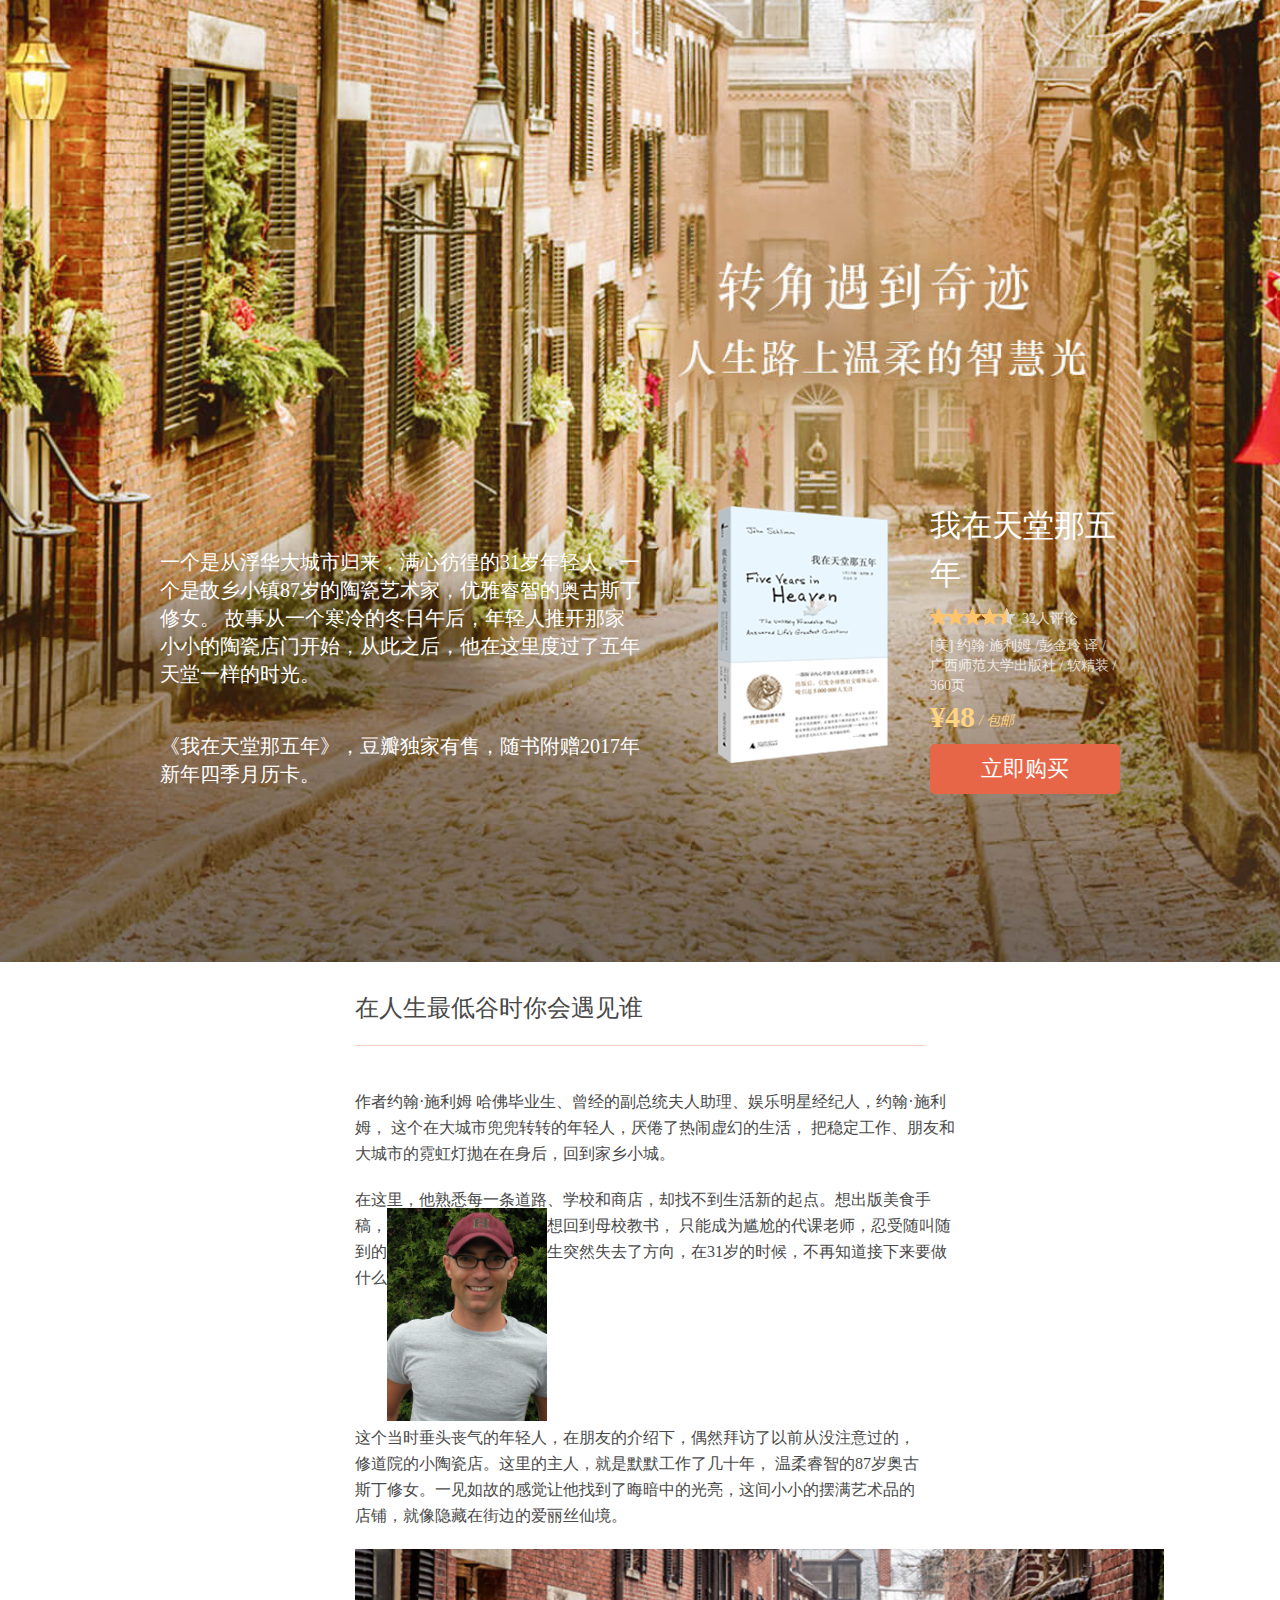
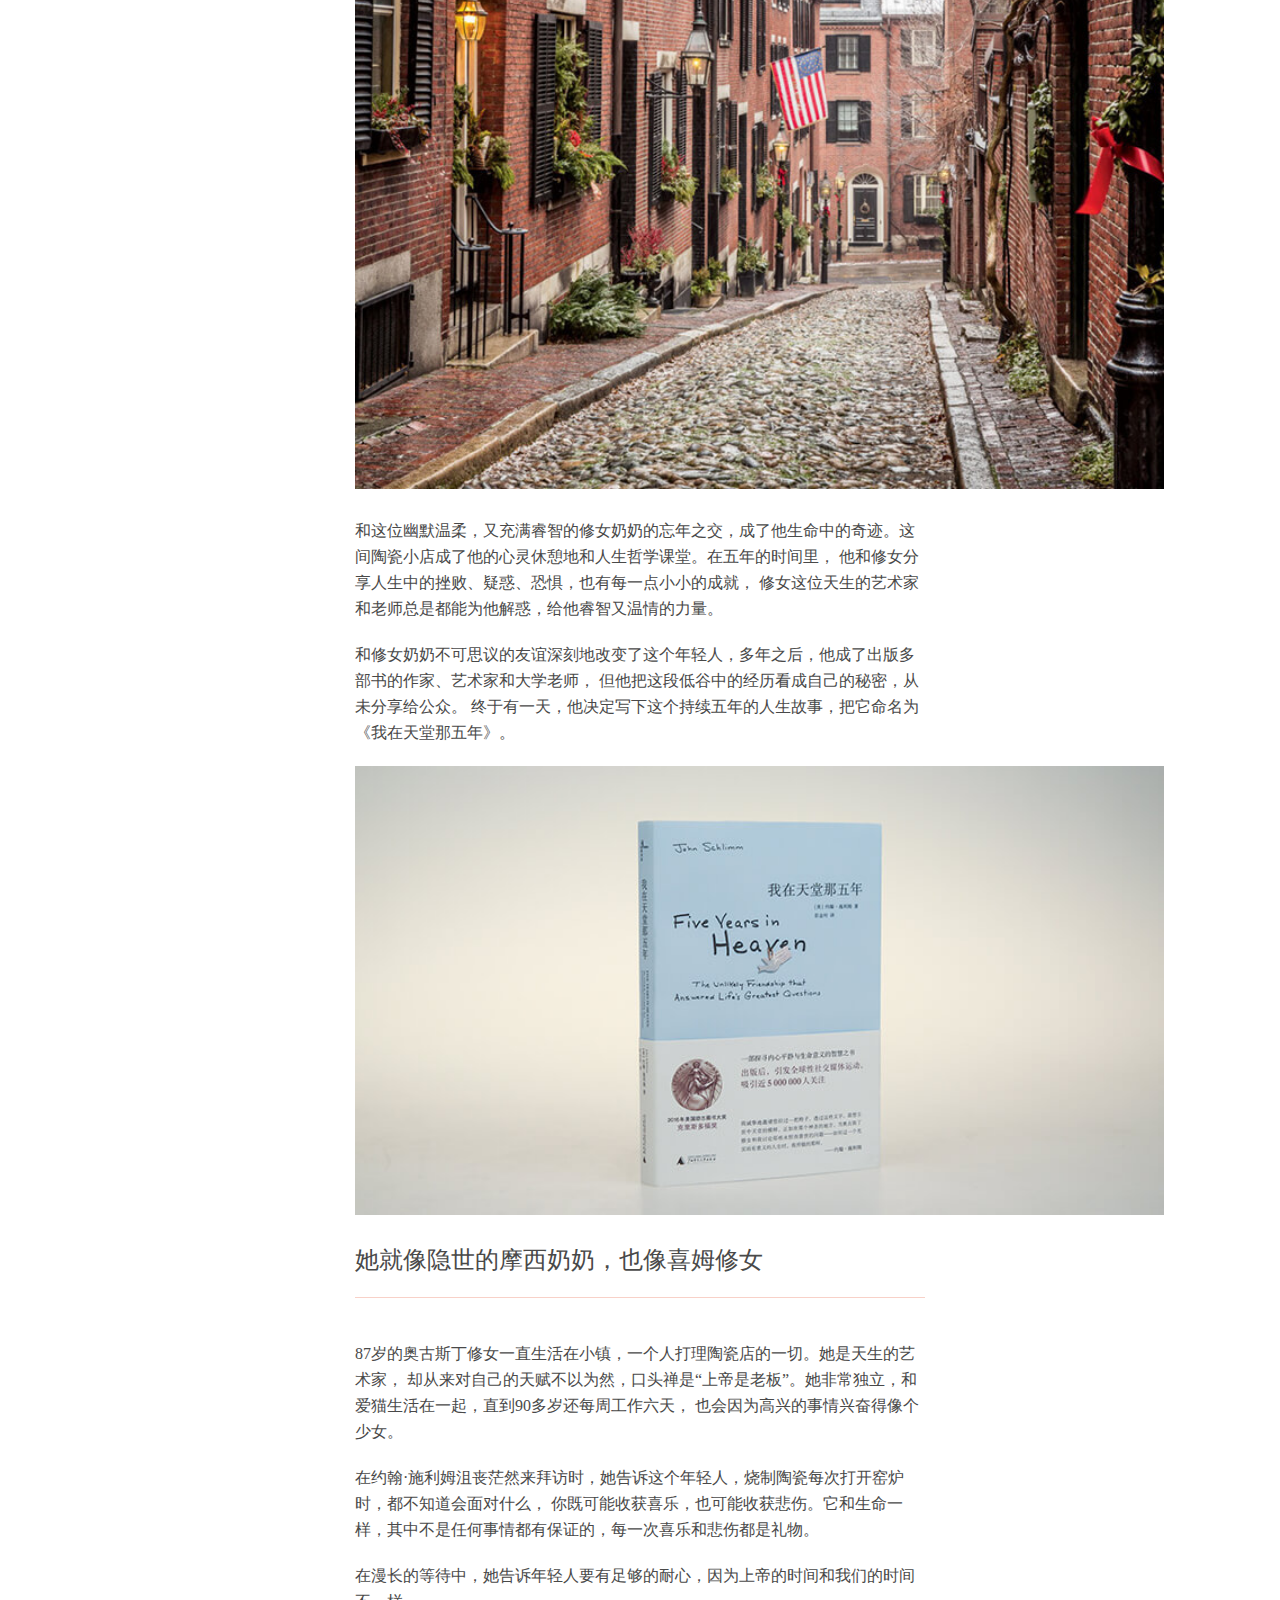
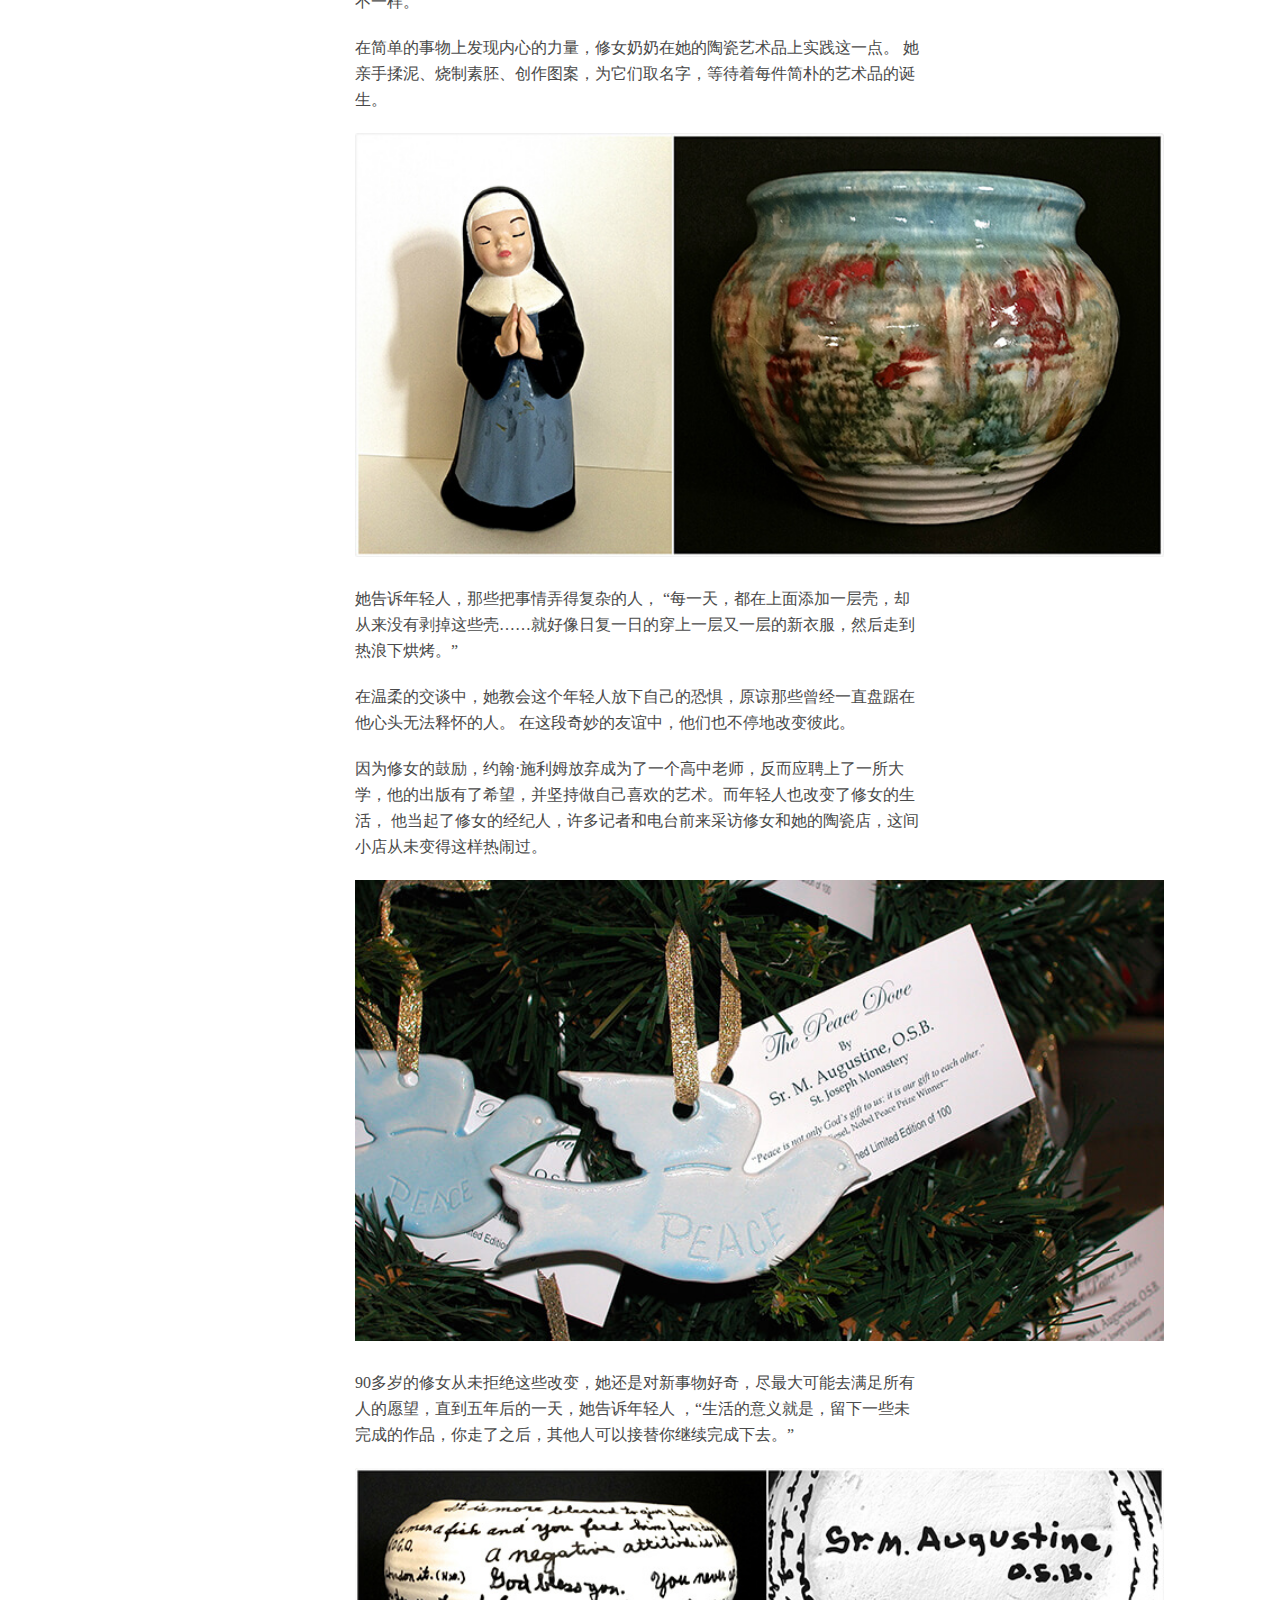
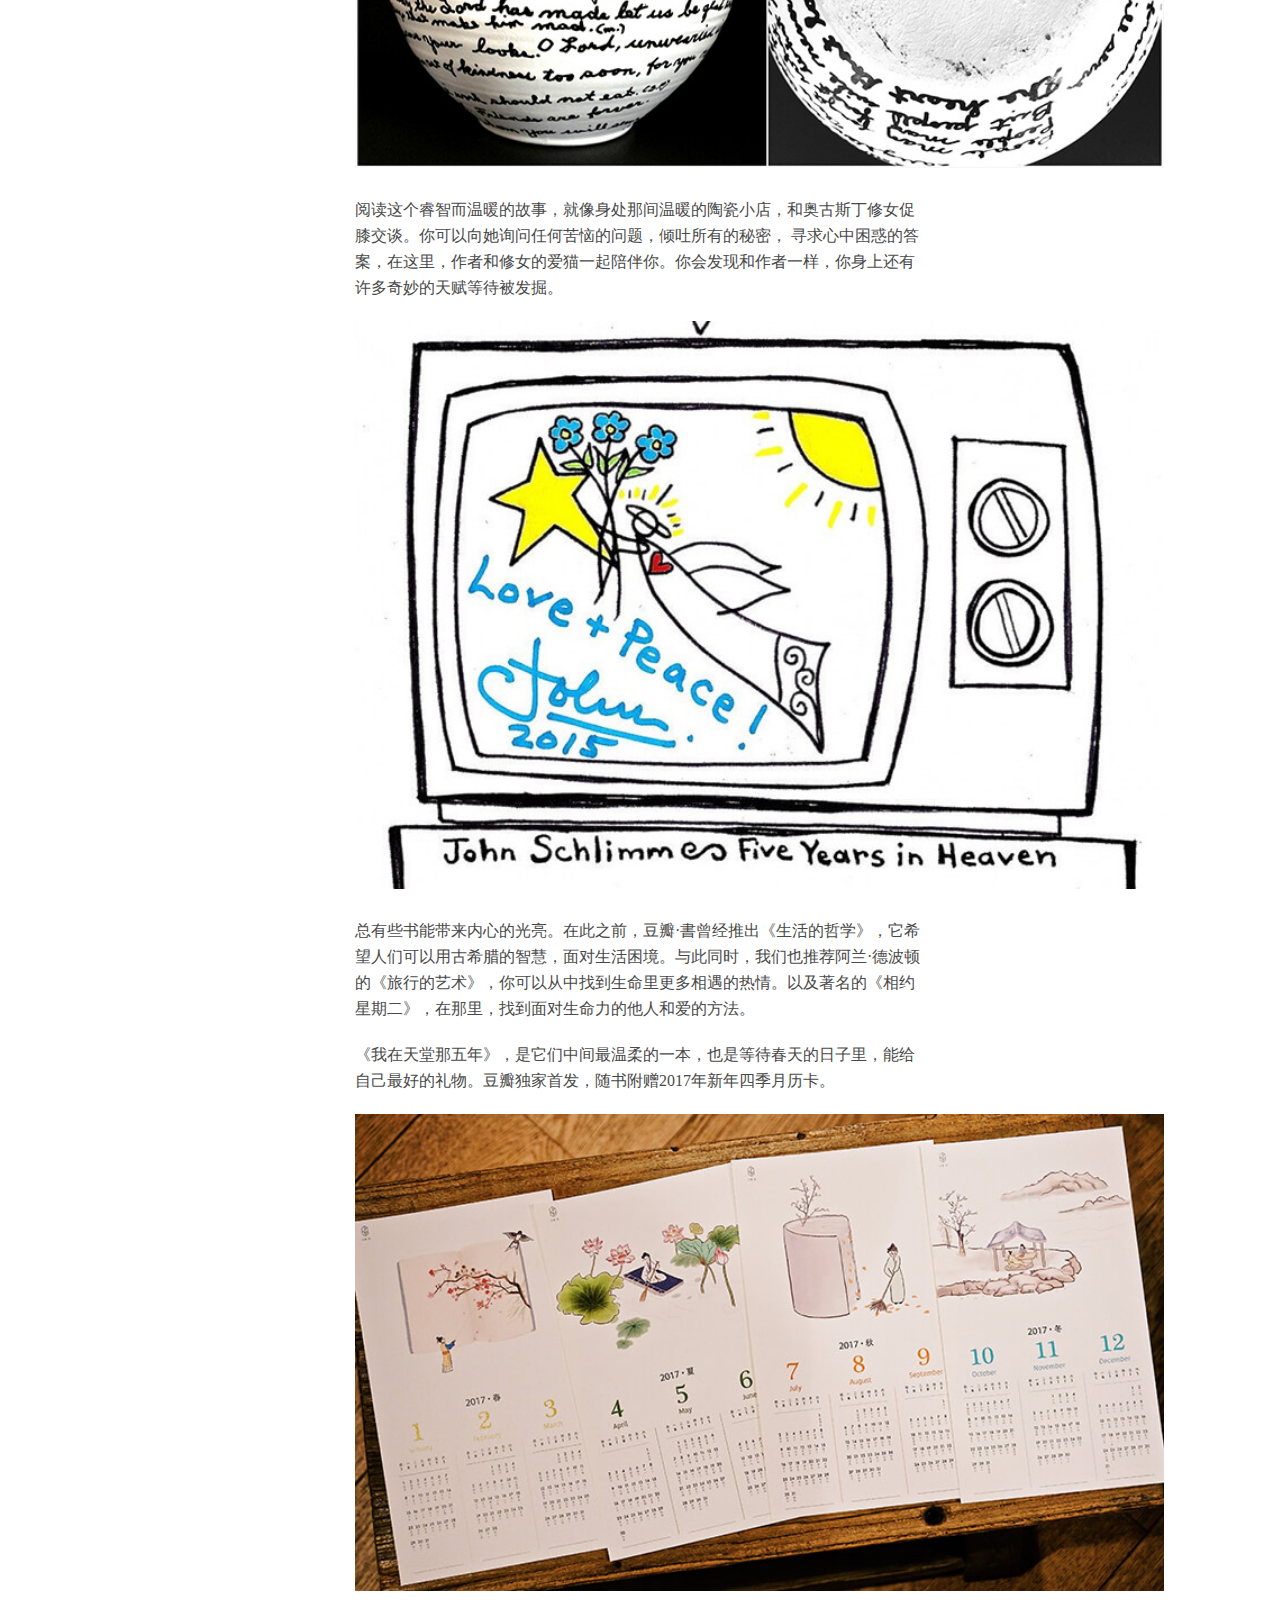
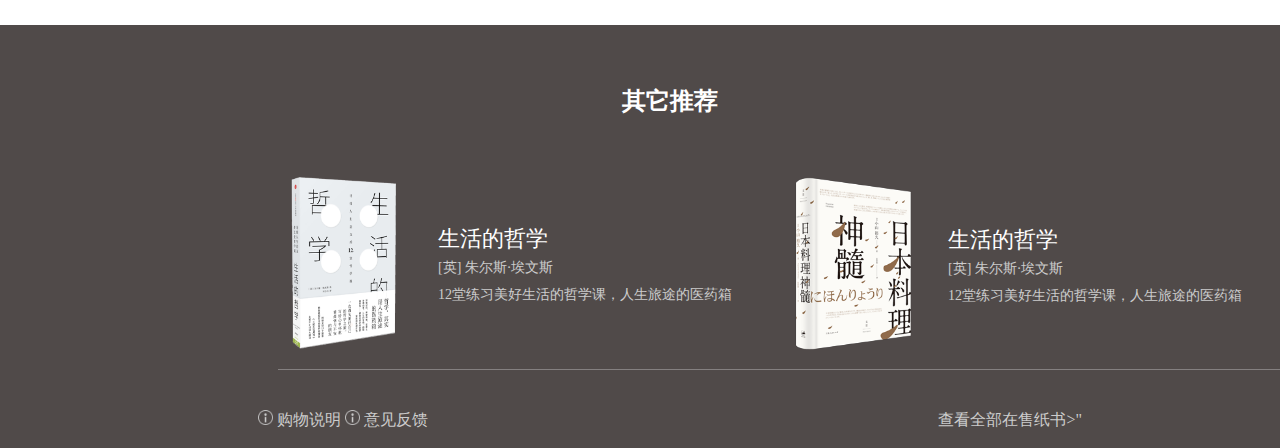
<file: wzttnwn.html>
<!DOCTYPE html>
<html>
	<head>
		<meta charset="UTF-8">
		<title>我在天堂那五年</title>
		<link rel="stylesheet" type="text/css" href="css/base.css"/>
		<link rel="stylesheet" type="text/css" href="css/sglc.css"/>
	</head>
	<body>
			<div class="warp-main">
			<div class="banner-bg" id="ttnwn">
			</div>
			<div class="book-info">
				<div class="info-left">
					<p>一个是从浮华大城市归来，满心彷徨的31岁年轻人，一个是故乡小镇87岁的陶瓷艺术家，优雅睿智的奥古斯丁修女。
						故事从一个寒冷的冬日午后，年轻人推开那家小小的陶瓷店门开始，从此之后，他在这里度过了五年天堂一样的时光。</p>
						<p><br></p>
						<p>《我在天堂那五年》，豆瓣独家有售，随书附赠2017年新年四季月历卡。</p>
							<p><br></p>
							
				</div>
				<div class="info-right">
					<div class="book-img">
						<img src="img/1383.jpg"/>
					</div>
					<div class="book-desc">
						<h3>我在天堂那五年</h3>
						<div class="comment">
							<div class="star star4">
								
							</div>
							<span>32人评论</span>
						</div>
						<div class="book-public">
         [美] 约翰·施利姆 /彭金玲 译 / 广西师范大学出版社 / 软精装 / 360页
        </div>
        <div class="book-price">
          <span>¥48</span><i>/ 包邮</i>
        </div>
        <a href="" class="buy">立即购买</a>
					</div>
					
				</div>
			</div>
		</div>
		<div class="book-content">
			<div class="section">
				<h1 style="    margin: 0 0 43px;">在人生最低谷时你会遇见谁</h1>
			<p  class="rt-p">
作者约翰·施利姆
哈佛毕业生、曾经的副总统夫人助理、娱乐明星经纪人，约翰·施利姆，
这个在大城市兜兜转转的年轻人，厌倦了热闹虚幻的生活，
把稳定工作、朋友和大城市的霓虹灯抛在在身后，回到家乡小城。</p>
				
				<p class="rt-p">在这里，他熟悉每一条道路、学校和商店，却找不到生活新的起点。想出版美食手稿，却只收到一封封拒信；想回到母校教书，
					只能成为尴尬的代课老师，忍受随叫随到的待遇。他觉得自己的人生突然失去了方向，在31岁的时候，不再知道接下来要做什么。</p>
				
					<img src="img/1353.jpg" width="160px" class="rt-img"/>
				<p>这个当时垂头丧气的年轻人，在朋友的介绍下，偶然拜访了以前从没注意过的，修道院的小陶瓷店。这里的主人，就是默默工作了几十年，
					温柔睿智的87岁奥古斯丁修女。一见如故的感觉让他找到了晦暗中的光亮，这间小小的摆满艺术品的店铺，就像隐藏在街边的爱丽丝仙境。</p>
					
					<div class="photo-content">
					<img src="img/1341.jpg"/>
				</div>
			</div>
			<div class="section">
			<p>和这位幽默温柔，又充满睿智的修女奶奶的忘年之交，成了他生命中的奇迹。这间陶瓷小店成了他的心灵休憩地和人生哲学课堂。在五年的时间里，
				他和修女分享人生中的挫败、疑惑、恐惧，也有每一点小小的成就，
				修女这位天生的艺术家和老师总是都能为他解惑，给他睿智又温情的力量。</p>
				
			<p>和修女奶奶不可思议的友谊深刻地改变了这个年轻人，多年之后，他成了出版多部书的作家、艺术家和大学老师，
				但他把这段低谷中的经历看成自己的秘密，从未分享给公众。
				终于有一天，他决定写下这个持续五年的人生故事，把它命名为《我在天堂那五年》。</p>	
				<div class="photo-content">
					<img src="img/1342.jpg"/>
				</div>
			</div>
			<div class="section">
				<h1 style="    margin: 0 0 43px;">她就像隐世的摩西奶奶，也像喜姆修女</h1>
				
				
				
					<p >87岁的奥古斯丁修女一直生活在小镇，一个人打理陶瓷店的一切。她是天生的艺术家，
					却从来对自己的天赋不以为然，口头禅是“上帝是老板”。她非常独立，和爱猫生活在一起，直到90多岁还每周工作六天，
					也会因为高兴的事情兴奋得像个少女。</p>
				
				<p >在约翰·施利姆沮丧茫然来拜访时，她告诉这个年轻人，烧制陶瓷每次打开窑炉时，都不知道会面对什么，
					你既可能收获喜乐，也可能收获悲伤。它和生命一样，其中不是任何事情都有保证的，每一次喜乐和悲伤都是礼物。</p>	
				
				<p >在漫长的等待中，她告诉年轻人要有足够的耐心，因为上帝的时间和我们的时间不一样。 </p>
				
				
				
				
				<p>在简单的事物上发现内心的力量，修女奶奶在她的陶瓷艺术品上实践这一点。
					她亲手揉泥、烧制素胚、创作图案，为它们取名字，等待着每件简朴的艺术品的诞生。</p>
				<div class="photo-content">
					<img src="img/1336.jpg"/>
				</div>
			</div>
			
			<div class="section">
			<p>她告诉年轻人，那些把事情弄得复杂的人，
				“每一天，都在上面添加一层壳，却从来没有剥掉这些壳……就好像日复一日的穿上一层又一层的新衣服，然后走到热浪下烘烤。”</p>
			<p>在温柔的交谈中，她教会这个年轻人放下自己的恐惧，原谅那些曾经一直盘踞在他心头无法释怀的人。
				在这段奇妙的友谊中，他们也不停地改变彼此。</p>	
				<p>因为修女的鼓励，约翰·施利姆放弃成为了一个高中老师，反而应聘上了一所大学，他的出版有了希望，并坚持做自己喜欢的艺术。而年轻人也改变了修女的生活，
					他当起了修女的经纪人，许多记者和电台前来采访修女和她的陶瓷店，这间小店从未变得这样热闹过。 </p>	
				
				<div class="photo-content">
					<img src="img/1335.jpg"/>
				</div>
			</div>
			
			<div class="section">
				
			<p>90多岁的修女从未拒绝这些改变，她还是对新事物好奇，尽最大可能去满足所有人的愿望，直到五年后的一天，她告诉年轻人
				，“生活的意义就是，留下一些未完成的作品，你走了之后，其他人可以接替你继续完成下去。”</p>
				
				<div class="photo-content">
					<img src="img/1337.jpg"/>
				</div>
			</div>
			<div class="section">
				
			<p>阅读这个睿智而温暖的故事，就像身处那间温暖的陶瓷小店，和奥古斯丁修女促膝交谈。你可以向她询问任何苦恼的问题，倾吐所有的秘密，
				寻求心中困惑的答案，在这里，作者和修女的爱猫一起陪伴你。你会发现和作者一样，你身上还有许多奇妙的天赋等待被发掘。</p>
				<div class="photo-content">
					<img src="img/1339.jpg"/>
				</div>
			</div>
			
			<div class="section">
				
			<p>总有些书能带来内心的光亮。在此之前，豆瓣·書曾经推出《生活的哲学》，它希望人们可以用古希腊的智慧，面对生活困境。与此同时，我们也推荐阿兰·德波顿的《旅行的艺术》，你可以从中找到生命里更多相遇的热情。以及著名的《相约星期二》，在那里，找到面对生命力的他人和爱的方法。
</p>
			
			<p>《我在天堂那五年》，是它们中间最温柔的一本，也是等待春天的日子里，能给自己最好的礼物。豆瓣独家首发，随书附赠2017年新年四季月历卡。</p>
			
			
				<div class="photo-content">
					<img src="img/1399.jpg"/>
				</div>
			</div>
			
			
		</div>
		<div class="recommend-wrap">
			<h4>其它推荐</h4>
			<ul  class="rl-item">
				<li class="rc-item">
					<a href="">
						<div class="">
							<img src="img/1117.jpg"/>
						</div>
						<div>
              <h5>生活的哲学</h5>
              <span>[英] 朱尔斯·埃文斯 </span>
              <p>12堂练习美好生活的哲学课，人生旅途的医药箱</p>
            </div>
					</a>
				</li>
				<li class="rc-item">
					<a href="">
						<div class="">
							<img src="img/1178.jpg"/>
						</div>
						<div>
              <h5>生活的哲学</h5>
              <span>[英] 朱尔斯·埃文斯 </span>
              <p>12堂练习美好生活的哲学课，人生旅途的医药箱</p>
            </div>
					</a>
				</li>
			</ul>
			<div class="footer">
				<div class="ft-left">
					<div class="">
						<img src="img/information_icon.png"/>
						<a href="">购物说明</a>
					</div>
					<div class="">
						<img src="img/information_icon.png"/>
						<a href="">意见反馈</a>
					</div>
				</div>
				<div class="ft-right">
					<a href="">查看全部在售纸书&gt;"  </a>
				</div>
			</div>
		</div>
	</body>
</html>
</file>
<file: css/base.css>
a
{
	text-decoration: none;
}
body, div, dl, dt, dd, ul, ol, li, h1, h2, h3, h4, h5, h6, pre, form, fieldset, input, textarea, p, blockquote, th, td {
    margin: 0;
    padding: 0;
}
p
{margin: 0px;}
ul
{
	list-style-type: none;
	margin: 0;
	padding: 0;
}

a {
    cursor: pointer;
}
</file>
<file: css/index.css>
a:hover {
    color: #fff;
    text-decoration: none;
    background: #37a;
}
a:visited {
    color: #669;
    text-decoration: none;
}



.head-nav
{
	width: 950px;
    margin: 0 auto 25px;
    margin-top: 30px;
    margin-bottom: 30px;
}
.head-nav-left
{
	background: url(../img/logo_db.png) no-repeat 5px 3px;
    text-indent: -9999em;
    overflow: hidden;
    width: 160px;
    line-height: 34px;
   
    display: inline-block;
}
.head-nav .search
{
	    position: relative;
    width: 240px;
    height: 20px;
    display: inline-block;
    vertical-align: top;
    margin-left: 20px;
}
.head-nav .search input
{
	width: 240px;
   
    font-size: 13px;
    height: 20px;
    padding: 5px;
}
.head-nav .search img
{
	position: absolute;
	float: right;
	    top: 9px;
    left: 227px;
	
}

.head-nav-right
{
	display: inline-block;
	float: right;
	    margin-top: -4px;
}

.head-nav-right li
{
	display: inline-block;
	    margin-top: 12px;
    margin-left: 9px;
}

.head-nav-right a
{
	text-indent: -9999px;
	background: url(../img/anony_nav_logo.png) 0px 10px;
	display: inline-block;
	width: 44px;
    line-height: 20px;
}
.head-nav-right .read
{
	background:  url(../img/anony_nav_logo.png) 0px 20px;
}
.head-nav-right .movie
{
	background:  url(../img/anony_nav_logo.png) -59px 20px;
}
.head-nav-right .music
{
	background:  url(../img/anony_nav_logo.png) -119px 20px;
}
.head-nav-right .group
{
	background:  url(../img/anony_nav_logo.png) -179px 20px;
}
.head-nav-right .city-wide
{
	background:  url(../img/anony_nav_logo.png) -239px 20px;
}
.head-nav-right .FM
{
	background:  url(../img/anony_nav_logo.png) -299px 20px;
}
.head-nav-right .buy
{
	background:  url(../img/anony_nav_logo.png) -359px 20px;
}
.head-nav-right .fair
{
	background:  url(../img/anony_nav_logo.png) -419px 20px;
}


.login-nav
{
	height: 179px;
	width: 100%;
	    margin-bottom: 25px;
    background-image: url(../img/doubanapp4_bg.png);
    background-position: top right;
    background-repeat: no-repeat;
    background-color: #f1faf1;

}
.login-nav-center
{
	position: relative;
	margin: 0px auto;
	
}
.app-nav-desc
{
	position: absolute;
	    top: 29px;
    left: 690px;
}
.app-d a
{
	     background: #00B51D;
    color: white;
    border-radius: 3px;
    font-size: 12px;
    
    display: inline-block;
    padding: 8px 16px;
    vertical-align: text-bottom;
    text-align: center;

}
.app-d img
{
	    width: 28px;
    vertical-align: bottom;
}
.app-nav-desc .name
{
	    font-weight: bold;
    font-size: 25px;
}
.app-nav-desc .desc
{
	    font-size: 12px;
    letter-spacing: 10px;
}
.login-nav-right
{
	display: inline-block;
    position: absolute;
    right: 277px;
    top: 10px;
}

.login-nav-right .chec
{
	margin-bottom: 6px;
    width: 252px;
    height: 30px;
    border: 1px solid #DBE5DB;
    border-radius: 2px;
    width: 252px;
    padding: 0 8px;
    height: 30px;
    font-size: 12px;
}
.item-submit a
{
	    
    
   
    
    display: inline-block;
    text-align: center;
    margin-bottom: 12px;
    padding: 9px 22px;
    margin-right: 0;
    height: 16px;
    font-size: 12px;
    border: none;
    border-radius: 2px;
    cursor: pointer;
   background: #30A080;
    color: #fff;
   width: 89px
}
.item-action span
{
	    font-size: 10px;
    vertical-align: text-top;
    display: inline-block;
    margin-right: 162px;
    font-size: 12px;
    color: gray;
}
.top-ad
{
	    margin-left: 285px;
}
.top-ad img
{
	    width: 78%;
}
.hot-content
{
	       margin-left: 285px;
}
h2 {
    font: 15px Arial, Helvetica, sans-serif;
    color: #072;
    margin: 0 0 12px 0;
    line-height: 150%;
}

.hcc-picbox
{
	display: inline-block;
	    width: 370px;
	
}
.hot-content-content span
{
	color: #999;
	font: 7px Helvetica,Arial,sans-serif;
}

.hcc-picbox div
{
	display: inline-block;
	    margin: 3px;
}

.hot-content a
{
	color: #37a;
	font-size: 12px;
}

.hcc-center
{
	display: inline-block;
	    width: 184px;
	        vertical-align: top;
       margin: 0px 25px;

}
.hcc-center li
{
	margin: 10px 0px;
}
.hot-content-right
{
	       width: 177px;
    display: inline-block;
    margin-top: -9px;
    vertical-align: top;
        margin-left: 77px;
}
.movie-content
{
	background: #f7f7f7;
	margin-top: 42px;
    
        padding: 40px 285px;
}
.movie-content a
{
	color: #37a;
	font-size: 12px;
}

.movie-content-left
{       width: 50px;
    display: inline-block;
    margin-top: -2px;
    vertical-align: top;
        margin-right: 55px;
}
.movie-content-center
{
	display: inline-block;
}
.rate span
{
	background: url(../img/ic_rating_s.png);
	     width: 36px;
    height: 7px;
    margin: 0 3px 0 0;
    overflow: hidden;
    display: inline-block;
        background-size: 36px;
}
.rate .gfyj
{
	background-position: 0 -29px;
}
.rate .rate3
{
	    background-position: 0px -22px;
}
.rate .rate4
{
	        background-position: 0px -43px;
}
.rate .rate5
{
	       background-position: 0px -22px;
}
.rate .rate6
{
	        background-position: 0px -22px;
}
.rate .rate7
{
	            background-position: 0px -14px;
}
.rate .rate8
{
	       background-position: 0px -22px;
}
.rate i
{
	    color: #e09015;
    font-size: 12px;
    font-weight: 600;
}

.mcc-box
{
	display: inline-block;
}

.mcc-box img
{
	          width: 100px;
    height: 140px;
}
.movie-title
{
	color: black;
}
.mcc-box-xz
{
	display: inline-block;
    width: 46px;
    background: #37a;
    color: white;
    font-size: 12px;
    height: 12px;
    border-radius: 2px;
    text-align: center;
    padding-top: 3px;
}
.mcc-b
{
	display: inline-block;
	    margin: 5px 10px;
    text-align: center;
}
.movie-content-right
{
	   
	        display: inline-block;
    vertical-align: top;
    margin-left: 55px;
    float: right;
}
.movie-content-right a
{
	display: inline-block;
	margin: 5px 10px;
}
.movie-content-left li
{
	margin: 12px;
    width: 70px;
}
.resent-hotli
{
	list-style-type: decimal;
}
.resent-hotli li
{
	    font-size: 12px;
    border-bottom: 1px solid #eaeaea;
    padding-bottom: 5px;
    list-style-position: inside;

}
.resent-hot
{
	    margin-top: 17px;
}
.movie-content-bimg
{
	    margin-top: 150px;
}
.group-content
{
	       padding: 0px 285px;
    margin-top: 42px;
}
.group-content a
{
	color: #007982;
	font-size: 12px;
}
a:hover {
    color: #fff;
    text-decoration: none;
    background: #37a;
}
.gcc-p-desc
{
	display: inline-block;
	    vertical-align: super;
}
.gcc-p-desc span
{
	color:#999;
	font-size: 12px;
}
.gcc-p img
{
	width: 36px;
}
.gcc-p
{
	    display: inline-block;
    width: 240px;
    margin-bottom: 20px;
    margin: 15px 10px;
}
.group-content-center
{
	display: inline-block;
	        width: 543px;
}
.group-content-right
{
	display: inline-block;
	float: right;
}
.gcr-list-title
{
	font-size: 12px;
	color: black;
}
.read-content
{
	    background: #f7f7f7;
    margin-top: 42px;
       padding: 60px 285px;
}
.read-content .dsico
{
	display: inline-block;
    vertical-align: top;
    width: 50px;
    height: 50px;
    background: url(../img/app_icons_50_10.jpg) no-repeat;
    border-radius: 10px;
 
    box-shadow: 1px 1px 2px #999;
}
.read-content-center
{
	display: inline-block;
}
.bc-p
{
	    display: inline-block;
    text-align: center;
        margin: 10px 10px;
}
.bc-p span
{
	font-size: 12px;
}
.newbook
{
	display: inline-block;
}
.freeread
{
	background-color: #999a95;
    color: white;
    padding: 6px 8px;
    font-size: 12px;
    margin-top: 9px;
    display: inline-block;
    border-radius: 3px;
}
.newbook-desc a
{
	    font-size: 13px;
}
#rrl
{
	font-size: 13px;
	color: black;
}
#rrl a
{
	color: black;
	display: inline-block;
    margin-bottom: 27px;
}
.footer
{
	    
    margin: 0px 285px;
    padding: 40px 0px;
    border-top: 1px dashed #dcdcdc;
    font-size: 12px;
}
.ft-left
{
	float: left;
	margin-bottom: 40px;
}
.ft-right
{
	float: right;
}
.footer span
{
	color: darkgray;
}
.footer a
{
	color: #37a;
}
</file>
<file: css/album.css>
.top-nav
{
	background: #333;
    font-size: 12px;
    height: 31px;
    width: 100%;
	opacity: 0.8;
}
.top-nav li
{
	display: inline-block;
	    margin-right: 15px;
}
.top-nav-left
{
	
	    float: left;
    margin-top: 9px;
    margin-left: 15px;
}
.top-nav-right
{
	float: right;
	margin-top: 9px;
    margin-right: 15px;
}
.top-nav a
{
	color:#d5d5d5 ;
}

.top-nav a:hover
{
	color: #FFFFFF;
}


.ft-right
{
	display: inline-block;
    margin-left: 100px;
    padding-bottom: 10px;
    color: gray;
}
.footer
{
	position: absolute;
    border-top: 1px solid #eee;
    bottom: -1400px;
       padding: 18px 259px;
    background: #edf4ed;
}
.footer a
{
	color: #333;
}
body
{
	position: relative;
}

.header
{
	background: #edf4ed;
    padding: 25px 259px;
}
.search
{
	    display: inline-block;
    width: 317px;
    background: #fff;
    height: 32px;
    border-radius: 3px;
	margin-left: 48px;
    vertical-align: bottom;
}
.search i
{
	    display: inline-block;
    width: 38px;
    height: 32px;
    background: url(../img/bn_srh_1.png) no-repeat 13px 7px;
}
.search input
{
	border-radius: 2px;
    background: #fff;
    width: 266px;
    border: none;
    height: 32px;
    padding-left: 5px;
    vertical-align: top;
}

.h-list,.h-search,.h-icon,.h-list li
{
	display: inline-block;
}
.h-list a
{
	color: #072;
}
.h-icon
{
	    vertical-align: sub;
}
.h-search
{
	    vertical-align: bottom;
}
.h-list
{
	    margin-left: 20px;
}
.main
{
	    padding: 35px 259px;
}
.header ul ,.header li,.at-desc ul,.at-desc li
{
	display: inline-block;
}
.content-left
{
	float: left;
	    width: 590px;
}
.content-right
{
	float: right;
}
a
{
	color: #37a;
	font-size: 12px;
}
a:hover
{
	background: #37a;
	color: #fff;
}
.at-desc
{
	display: inline-block;
}
.pcbox-title span
{
	font-size: 13px;
	color: grey;
}
.pcbox-title a
{
	float: right;
}
.pcbox-p
{
	    display: inline-block;
    width: 170px;
    height: 200px;
    vertical-align: bottom;
    margin-right: 20px;
}
.pcbox-title
{
	margin: 30px 0px;
	    border-bottom: 1px solid #ddd;
}
.cotent-bottom p
{
	color: grey;
	margin-top: 10px;
}
.cmt-desc
{
	display: inline-block;
	    vertical-align: middle;
}
.cmt-img
{
	display: inline-block;
	    vertical-align: middle;
}
.comment-list li
{
	margin-bottom: 10px;
}
</file>
<file: css/dbds.css>
.top-nav
{
	background: #333;
    font-size: 12px;
    height: 31px;
    width: 100%;
	opacity: 0.8;
}
.top-nav li
{
	display: inline-block;
	    margin-right: 15px;
}
.top-nav-left
{
	
	    float: left;
    margin-top: 9px;
    margin-left: 15px;
}
.top-nav-right
{
	float: right;
	margin-top: 9px;
    margin-right: 15px;
}
.top-nav a
{
	color:#d5d5d5 ;
}

.top-nav a:hover
{
	color: #FFFFFF;
}
.header
{
	background: #f6f6f1;
	width: 100%;
	height: 124px;
}

.search
{
	    display: inline-block;
    width: 511px;
    background: #fff;
    height: 32px;
    border-radius: 3px;
	margin-left: 48px;
    vertical-align: bottom;
}
.search i
{
	    display: inline-block;
    width: 38px;
    height: 32px;
    background: url(../img/nav_bg_a1.png) no-repeat 0px -39px;
}
.search input
{
	border-radius: 2px;
    background: #fff;
    width: 460px;
    border: none;
    height: 32px;
    padding-left: 5px;
    vertical-align: top;
}
.header-content
{
	padding: 26px 235px;
	border-bottom: 1px solid #e5ebe4;
}

.header-bottom a 
{
	color: black;
}
.header-bottom li :hover
{
	color: #fff;
	background: #333;
}
.header-bottom i
{
	    background: url(../img/icon-cart.png) no-repeat 0px 0px;
    display: inline-block;
    width: 20px;
    height: 20px;
    background-size: 20px;
    vertical-align: middle;
}
.header-bottom li
{
	display: inline-block;
	font-size: 12px;
	margin-right: 15px;
}
.header-bottom
{
	margin-left: 234px;
    margin-top: 10px;
}
.main
{
	    padding: 40px 235px;
	    background: #f7f1ed;
}

.bt
{
	display: inline-block;
	color: #9b9b9b;
	font-weight: bold;
	font-size: 20px;
}
.active
{
	color: #333;
	border-bottom: 3px solid red;
}
.bl-piece
{
	display: inline-block;
	position: relative;
	width: 450px;
	background: #fff;
	height: 320px;
	margin-top: 20px;
	margin-bottom: 30px;
}
.blp-book
{
	    position: absolute;
    left: 23px;
    top: 142px;
    width: 104px;
    height: 150px;
}
.book-price
{
	position: absolute;
    right: -1px;
    top: 166px;
    color: #fff;
    background: #e76648;
    font-size: 15px;
    line-height: 20px;
    padding: 3px 8px;
    font-weight: bold;
}
.book-desc
{
	width: 300px;
    margin-top: 25px;
    margin-left: 145px;
}
.book-desc p
{
	color: #9b9b9b;
}
.book-desc h3
{
	color: #333;
	margin-bottom: 5px;
}
.book-list
{
	width: 950px;
}
.blp2
{
	float: right;
}
.ft-right
{
	display: inline-block;
    margin-left: 100px;
    padding-bottom: 10px;
    color: gray;
}
.footer
{
	position: absolute;
    border-top: 1px solid #eee;
    bottom: -66px;
    padding: 18px 0px;
}
.footer a
{
	color: #333;
}

.imgturn
{
	width: 950px;
	height: 290px;
	margin-bottom: 30px;
	
	border:1px solid #808080;
	 position:relative; 
	 overflow:hidden;
}
 .imgturn .img
 {width:5000px;
  position:absolute;
   left:0px;
   top:0px;
   list-style:none;}
  .imgturn .img img
  {width:950px; 
  height:290px;} 
   .imgturn .img li
   {float:left;}
   
  .imgturn .num 
  { position:absolute;
   width:100%;
   bottom:10px;
    left:0px; 
    text-align:center; 
    font-size:0px;} 
   .imgturn .num li 
   { 
   	width:10px;
   	 height:10px; 
   	 background-color:#888;
   	  border-radius:50%;
   display:inline-block;
    margin:0px 3px; 
    cursor:pointer;}
   .imgturn .num li.on 
   {
   	background-color: #ff6a00;
   } 
   .imgturn .btn {width: 30px;
   height: 50px;
   background-color: #808080;
   opacity: 0.5; 
   filter:alpha(opacity:0.5);
    position:absolute;top:50%;
     margin-top:-25px;
                    cursor:pointer;
                    text-align:center;
                    line-height:50px;
                    font-size:40px;
                    color:#fff;
                    font-family:"宋体";
                    display:none;
                }
    .imgturn .btn_l { left:0px;}
    .imgturn .btn_r { right:0px;}
    .imgturn:hover .btn { display:block;} 
body
{
	position: relative;
}
</file>
<file: css/login.css>
a:visited {
    color: #669;
    text-decoration: none;
}



.main
{
	    width: 950px;
    margin: 0 auto;
}
.left-content
{
	float: left;
}
.right-content
{
	float: right;
	margin-right: 157px;
}
.header span
{
	display: inline-block;
    text-indent: -9999em;
    width: 231px;
    height: 30px;
	background: transparent url(../img/下载.png) no-repeat;
}
.header
{
	margin-top: 30px;
    padding: 40px 285px;
}
/*a:hover {
    color: #fff;
    text-decoration: none;
    background: #37a;
}*/
.error
{	font-size: 12px;
	color: #fe2617;
	margin: 35px;
}
.tip
{
	margin-left: 171px;
    margin-bottom: 5px;
}
.bar
{
	display: inline-block;
    border: 1px solid gainsboro;
    height: 8px;
}
.main span
{
	font-size: 12px;
	color: gray;
}
.main a
{
	font-size: 12px;
}
.account
{
	width: 200px;
    padding: 5px;
    height: 18px;
    font-size: 14px;
    vertical-align: middle;
    border-radius: 3px;
    border: 1px solid #c9c9c9;
        margin: 10px;
}
.submit
{
	cursor: pointer;
    color: #ffffff;
    background: #3fa156;
    border: 1px solid #528641;
    font-size: 14px;
    font-weight: bold;
    padding: 6px 26px;
    border-radius: 3px;
        margin-left: 57px;
}
.befores
{
	margin: 5px;
	    margin: 20px;
    margin-left: 53px;
}
.left-btom
{
	    padding: 5px 0;
    width: 200px;
    margin: 20px 0 0 75px;
    border-top: 1px solid #eee;
    border-bottom: 1px solid #eee;
}
.ft-right
{
	display: inline-block;
    margin-left: 100px;
    padding-bottom: 10px;
    color: gray;
}
.footer
{
	position: absolute;
    top: 600px;
    border-top: 1px solid #eee;
    padding-top: 5px;
}
.r-w1
{
	    display: inline-block;
    margin: 15px 57px;
}
.yzm
{
	    margin: 10px 0px;
    margin-left: 70px;
}
#yz
{
	    cursor: pointer;
    background: #fff;
    border: 1px solid #c9c9c9;
    font-size: 13px;
    padding: 6px 15px;
    border-radius: 3px;
    
    vertical-align: middle;
}
a:hover {
    color: #fff;
    text-decoration: none;
    background: #37a;
}
.header a:hover
{
	background:auto;
}
</file>
<file: css/sglc.css>
a:hover {
    color: #fff;
    text-decoration: none;
    background: #37a;
}
a:visited {
    color: #669;
    text-decoration: none;
}



.banner-bg
{
	    background-image: url(../img/1322.jpg);
    height: 962px;
        background-position: 50%;
    background-size: cover;
    background-repeat: no-repeat;
}
#ttnwn
{
	background-image: url(../img/1388.jpg);
	height: 962px;
        background-position: 50%;
    background-size: cover;
    background-repeat: no-repeat;
}
.book-info {
    position: absolute;
    top: 548px;
    left: 50%;
    margin-left: -480px;
    width: 960px;
}
.book-info .info-left
{ 
    width: 480px;
    float: left;
    margin-right: 88px;
    color: #fff;
}
 .info-left p {
    font-size: 20px;
    line-height: 28px;
    font-family: Songti SC;
    margin-bottom: 8px;
    font-weight: 300;
}
.info-right
{
	    width: 392px;
    display: table;
     float: right;
    margin-top: -330px;
}
.book-info .info-right>div {
    display: table-cell;
    vertical-align: top;
}

.info-right img
{
	 margin-right: 30px;
	    
}
.star {
    width: 88px;
    height: 17px;
    display: inline-block;
    background-position: 0 0;
    background-size: 100%;
    position: relative;
    top: 2px;
}
.comment span {
    color: hsla(0,0%,100%,.8);
    font-size: 14px;
}   

.star4 {
   
    background: url(../img/small_star_bg.png);
     background-position: 0 -18px;
         background-size: 100%;
}
.book-desc h3
{
	
    font-size: 31px;
    line-height: 48px;
    font-weight: 500;
    color: #fff;
    margin-bottom: 8px;

}

.book-desc
{
	width: 190px;
    text-align: left;
}
 .book-public
 {
 	color: hsla(0,0%,100%,.8);
    font-size: 14px;
    line-height: 20px;
    margin-top: 8px;
 }   

.book-price {
    font-size: 14px;
    line-height: 42px;
    color: #ffd581;
}
.book-price span {
    font-size: 30px;
    font-family: Songti SC;
    margin-right: 4px;
    font-weight: 600;
}
.book-price i {
    position: relative;
    bottom: 2px;
}
.info-right .buy{
    display: inline-block;
    width: 190px;
    height: 50px;
    background-color: #e76648;
    border-radius: 5px;
    text-align: center;
    line-height: 50px;
    color: #fff;
    font-size: 22px;
    margin: auto;
}

.book-content
{
	margin: 30px 355px;
}
.book-content p
{
	font-size: 16px;
    color: #494949;
    line-height: 26px;
    margin: 0 0 20px;
}
.book-content h1
{
	
    font-size: 24px;
    line-height: 33px;
    color: #494949;
    font-weight: 500;
    padding-bottom: 20px;
    border-bottom: 1px solid rgba(231,102,72,.3);
    margin: 0 0 20px;

}
.photo-content img
{
	width: 809px;
}
.section
{
	    margin: 25px 0;
}
.recommend-wrap {
        width: 100%;
    background-color: #504a49;
    margin: auto;
    padding: 0 30px;
    position: relative;
    height: 423px;
}

.recommend-wrap h4 {
    font-size: 24px;
    color: #fff;
    padding: 60px 16px;
    text-align: center;
}
.rc-item div
{
	
    display: table-cell;
    vertical-align: middle;

}
.rc-item div h5 {
    color: #fff;
    font-size: 22px;
    font-weight: 400;
    padding-bottom: 4px;
    line-height: 30px;
}

.rc-item div span {
    display: inline-block;
    padding-bottom: 8px;
    color: #ccc;
    font-size: 14px;
}
.rc-item div p {
    color: #ccc;
    font-size: 14px;
    line-height: 20px;
}
 .rc-item div img {
    width: 130px;
    padding-right: 30px;
}
.rc-item {
    width: 510px;
    float: left;
}
.rl-item {
        padding-bottom: 192px;
    border-bottom: 1px solid hsla(0,0%,100%,.3);
    width: 1034px;
    margin-left: 248px;
}
.footer div
{
	display: inline-block;
}
.ft-left img
{
	    width: 15px;
}
.footer a
{
	color: #ccc;
}
.ft-left
{
	float: left;
}
.ft-right
{
	float: right;
}
.footer
{
	    margin: 40px 228px;
}
.rt-p
{
	    width: 600px;
    display: inline-block;
}
.rt-img
{
	    margin-top: -103px;
    margin-left: 32px;
}
</file>
